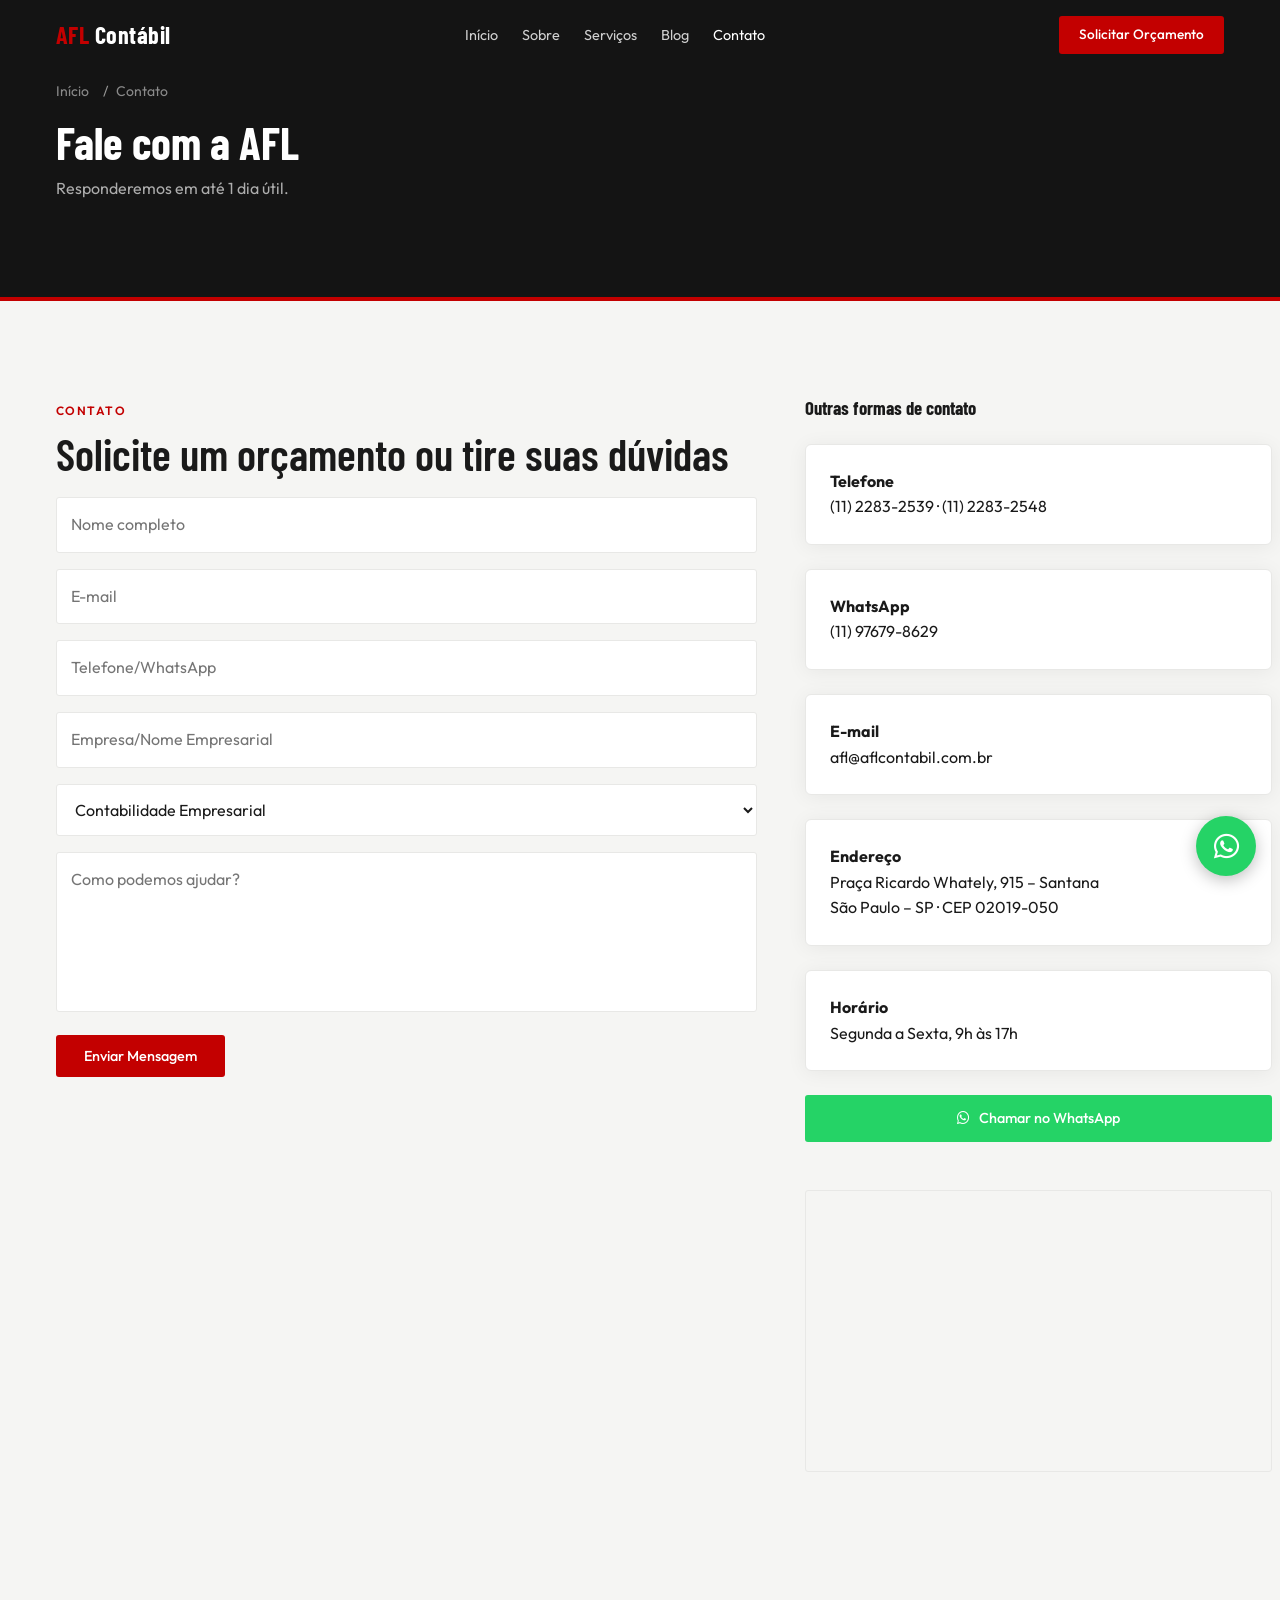
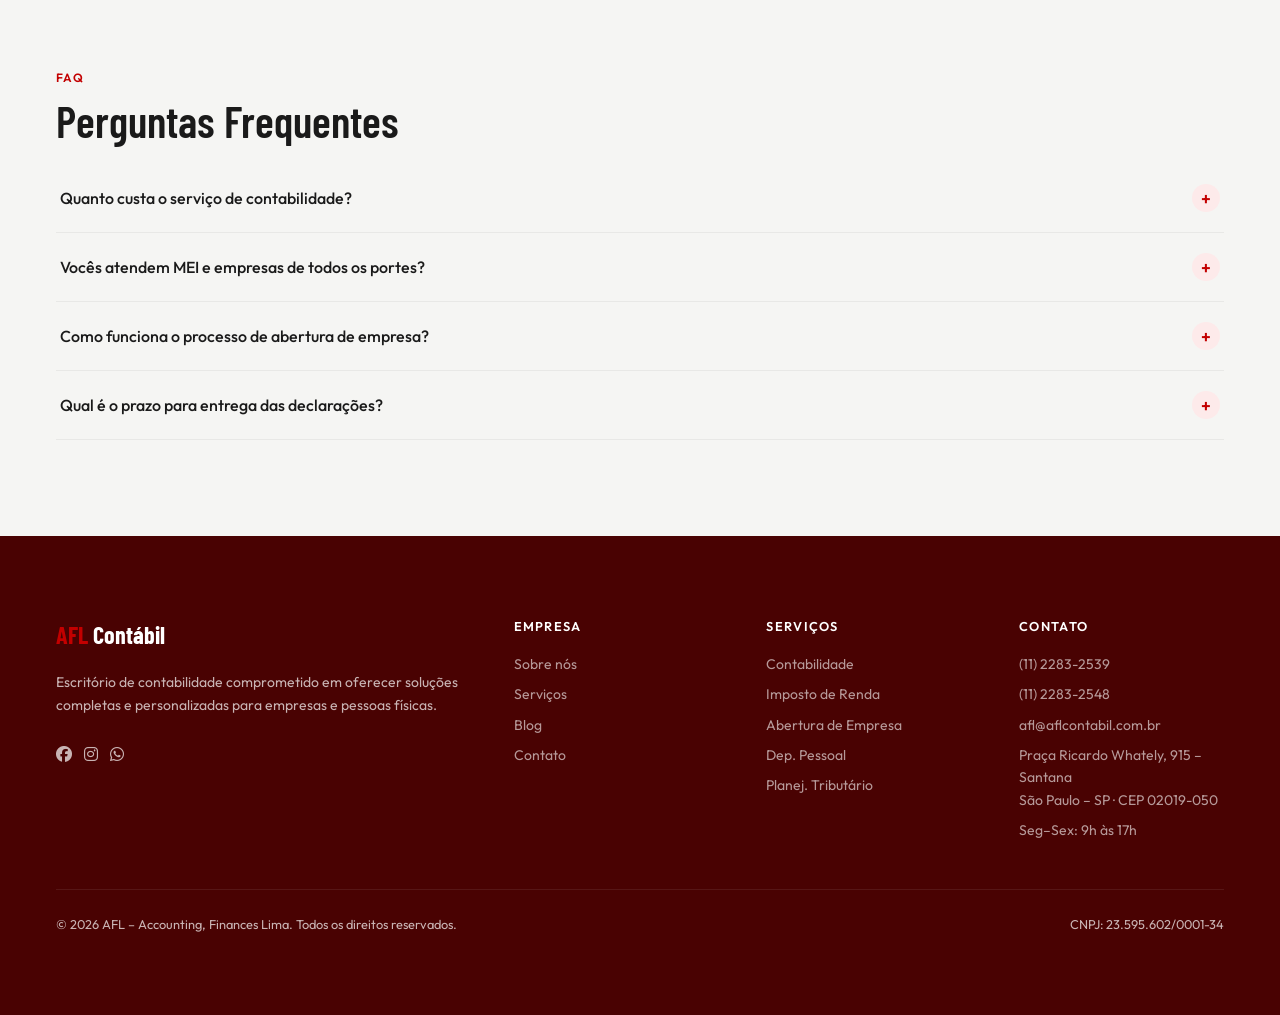
<file: contato.html>
<!DOCTYPE html>
<html lang="pt-BR">

<head>
  <meta charset="UTF-8">
  <meta name="viewport" content="width=device-width, initial-scale=1.0">

  <!-- SEO: Título e descrição que aparecem no Google -->
  <title>Contato & Orçamento – AFL Contábil</title>
  <meta name="description" content="Fale com a AFL Contábil para solicitar orçamento ou tirar dúvidas sobre contabilidade, imposto de renda e serviços financeiros.">

  <!-- Fontes do Google Fonts -->
  <link rel="preconnect" href="https://fonts.googleapis.com">
  <link rel="preconnect" href="https://fonts.gstatic.com" crossorigin>
  <link href="https://fonts.googleapis.com/css2?family=Barlow+Condensed:wght@400;500;600;700&family=Outfit:wght@300;400;500;600&display=swap" rel="stylesheet">
 <link rel="stylesheet"
    href="https://cdnjs.cloudflare.com/ajax/libs/font-awesome/6.5.2/css/all.min.css">
  <link rel="stylesheet" href="css/reset.css">
  <link rel="stylesheet" href="css/variables.css">
  <link rel="stylesheet" href="css/main.css">
</head>

<body>

  <!-- ===================================================
       NAVBAR – Barra de navegação (fixa no topo)
       =================================================== -->
  <header class="navbar" id="navbar">
    <div class="container">

      <!-- Logotipo -->
      <a href="index.html" class="navbar-logo">
        <span>AFL</span> Contábil
      </a>

      <!-- Links de navegação -->
      <nav class="navbar-links" id="navbar-links" aria-label="Navegação principal">
        <a href="index.html">Início</a>
        <a href="sobre.html">Sobre</a>
        <a href="servicos.html">Serviços</a>
        <a href="blog.html">Blog</a>
        <a href="contato.html" class="ativo">Contato</a>
        <!-- Botão CTA visível dentro do menu mobile -->
        <a href="contato.html" class="navbar-cta">Solicitar Orçamento</a>
      </nav>

      <!-- Botão CTA visível em desktop -->
      <a href="contato.html" class="navbar-cta" id="navbar-cta-desktop">
        Solicitar Orçamento
      </a>

      <!-- Botão hambúrguer (só aparece no mobile via CSS) -->
      <button class="navbar-toggle" id="navbar-toggle" aria-label="Abrir menu" aria-expanded="false">
        <span></span>
        <span></span>
        <span></span>
      </button>

    </div>
  </header>


  <!-- ===================================================
       HERO INTERNO – Fale com a AFL
       =================================================== -->
  <section class="hero-interno pagina-titulo">
    <div class="container">

      <ul class="breadcrumb">
        <li><a href="index.html">Início</a></li>
        <li>Contato</li>
      </ul>

      <h1>Fale com a AFL</h1>
      <p class="hero-descricao">
        Responderemos em até 1 dia útil.
      </p>

    </div>
  </section>


  <!-- ===================================================
       SEÇÃO DE CONTATO – Formulário e informações
       =================================================== -->
  <section class="secao-contato">
    <div class="container contato-grid">

      <div class="contato-form">
        <span class="secao-rotulo">Contato</span>
        <h2 class="secao-titulo">Solicite um orçamento ou tire suas dúvidas</h2>

        <form action="https://formspree.io/f/your-form-id" method="POST" id="form-contato">
          <div class="mensagem-sucesso">
            ✓ Mensagem enviada com sucesso! Retornaremos em breve.
          </div>
          <input type="text" name="nome" placeholder="Nome completo" required>
          <input type="email" name="email" placeholder="E-mail" required>
          <input type="tel" name="telefone" placeholder="Telefone/WhatsApp">
          <input type="text" name="empresa" placeholder="Empresa/Nome Empresarial">
          <select name="servico">
            <option value="Contabilidade Empresarial">Contabilidade Empresarial</option>
            <option value="Imposto de Renda PF">Imposto de Renda PF</option>
            <option value="Imposto de Renda PJ">Imposto de Renda PJ</option>
            <option value="Abertura de Empresa">Abertura de Empresa</option>
            <option value="Dep. Pessoal">Dep. Pessoal</option>
            <option value="Planejamento Tributário">Planejamento Tributário</option>
            <option value="Consultoria Financeira">Consultoria Financeira</option>
            <option value="Outro">Outro</option>
          </select>
          <textarea name="mensagem" rows="5" placeholder="Como podemos ajudar?" required></textarea>
          <button type="submit" class="btn-primario">Enviar Mensagem</button>
        </form>
      </div>

      <aside class="contato-info">
        <h3>Outras formas de contato</h3>

        <div class="card-base">
          <p><strong>Telefone</strong></p>
          <p>(11) 2283-2539 · (11) 2283-2548</p>
        </div>

        <div class="card-base">
          <p><strong>WhatsApp</strong></p>
          <p><a href="https://wa.me/5511976798629">(11) 97679-8629</a></p>
        </div>

        <div class="card-base">
          <p><strong>E-mail</strong></p>
          <p>afl@aflcontabil.com.br</p>
        </div>

        <div class="card-base">
          <p><strong>Endereço</strong></p>
          <p>Praça Ricardo Whately, 915 – Santana<br>São Paulo – SP · CEP 02019-050</p>
        </div>

        <div class="card-base">
          <p><strong>Horário</strong></p>
          <p>Segunda a Sexta, 9h às 17h</p>
        </div>

        <a href="https://wa.me/5511976798629" class="btn-primario btn-whatsapp" target="_blank"> 
          <i class="fa-brands fa-whatsapp"></i> Chamar no WhatsApp
        </a>

        <div class="mapa-container">
          <iframe
            src="https://www.google.com/maps/embed?pb=!1m18!1m12!1m3!1d3659.0986635818754!2d-46.6343825516914!3d-23.492955484716898!2m3!1f0!2f0!3f0!3m2!1i1024!2i768!4f13.1!3m3!1m2!1s0x94cef7cb205e37b1%3A0x4f900a722973c027!2sPra%C3%A7a+Ricardo+Whately%2C+915+-+Santana%2C+S%C3%A3o+Paulo+-+SP%2C+02019-050!5e0!3m2!1spt-BR!2sbr!4v1496327486357"
            width="100%"
            height="280"
            allowfullscreen=""
            loading="lazy"
            referrerpolicy="no-referrer-when-downgrade"
            title="Localização da AFL Contábil – Praça Ricardo Whately, 915, Santana, São Paulo">
          </iframe>
        </div>
      </aside>
    </div>
  </section>


  <!-- ===================================================
       FAQ – Perguntas frequentes
       =================================================== -->
  <section class="secao-faq">
    <div class="container">
      <span class="secao-rotulo">FAQ</span>
      <h2 class="secao-titulo">Perguntas Frequentes</h2>

      <div class="faq-perguntas">
        <div class="faq-item">
    <button class="faq-pergunta" type="button" aria-expanded="false">
      <span>Quanto custa o serviço de contabilidade?</span>
      <span class="faq-icone">+</span>
    </button>
    <div class="faq-resposta">
      <div class="faq-resposta-inner">
        <p>
          O custo depende do porte da empresa, volume de operações
          e serviços contratados. Podemos apresentar uma proposta
          personalizada após análise do seu caso.
        </p>
      </div>
    </div>
  </div>
        <div class="faq-item">
    <button class="faq-pergunta" type="button" aria-expanded="false">
      <span>Vocês atendem MEI e empresas de todos os portes?</span>
      <span class="faq-icone">+</span>
    </button>
    <div class="faq-resposta">
      <div class="faq-resposta-inner">
        <p>
          Sim, atendemos MEI, micro, pequenas, médias e grandes empresas, oferecendo serviços ajustados à complexidade e ao porte de cada cliente.
        </p>
      </div>
    </div>
  </div>
          
         <div class="faq-item">
    <button class="faq-pergunta" type="button" aria-expanded="false">
      <span>Como funciona o processo de abertura de empresa?</span>
      <span class="faq-icone">+</span>
    </button>
    <div class="faq-resposta">
      <div class="faq-resposta-inner">
        <p>
          Iniciamos com a definição do tipo societário e regime tributário, depois cuidamos do registro na Junta Comercial e das demais formalidades legais.
        </p>
      </div>
    </div>
  </div>

          <!-- <summary>Qual é o prazo para entrega das declarações?</summary>
          <p>Os prazos variam de acordo com cada obrigação, mas manter a documentação organizada permite cumprirmos as entregas dentro dos prazos legais.</p> -->
          <div class="faq-item">
    <button class="faq-pergunta" type="button" aria-expanded="false">
      <span>Qual é o prazo para entrega das declarações?</span>
      <span class="faq-icone">+</span>
    </button>
    <div class="faq-resposta">
      <div class="faq-resposta-inner">
        <p>
         Os prazos variam de acordo com cada obrigação, mas manter a documentação organizada permite cumprirmos as entregas dentro dos prazos legais.
        </p>
      </div>
    </div>
  </div>
      </div>
    </div>
  </section>


  <!-- ===================================================
       FOOTER – Rodapé com links e informações
       =================================================== -->
  <footer class="footer">
    <div class="container">

      <div class="footer-grid">

        <!-- Coluna 1: Sobre a empresa -->
        <div>
          <a href="index.html" class="footer-logo"><span>AFL</span> Contábil</a>
          <p class="footer-descricao">
            Escritório de contabilidade comprometido em oferecer 
            soluções completas e personalizadas para empresas e 
            pessoas físicas.
          </p>
          <!-- Ícones de redes sociais (adicione os links reais) -->
<!-- Redes sociais reais da AFL -->
        <div class="footer-redes">
          <a href="https://www.facebook.com/aflcontabil?locale=pt_BR" target="_blank" rel="noopener" aria-label="Facebook da AFL">
            <i class="fa-brands fa-facebook"></i>
          </a>
          <a href="https://www.instagram.com/aflcontabil/" target="_blank" rel="noopener" aria-label="Instagram da AFL">
            <i class="fa-brands fa-instagram"></i>
          </a>
          <a href="https://wa.me/5511976798629" target="_blank" rel="noopener" aria-label="WhatsApp da AFL">
            <i class="fa-brands fa-whatsapp"></i>
          </a>
        </div>
        </div>

        <!-- Coluna 2: Links rápidos -->
        <div class="footer-coluna">
          <h4>Empresa</h4>
          <nav class="footer-links">
            <a href="sobre.html">Sobre nós</a>
            <a href="servicos.html">Serviços</a>
            <a href="blog.html">Blog</a>
            <a href="contato.html">Contato</a>
          </nav>
        </div>

        <!-- Coluna 3: Serviços -->
        <div class="footer-coluna">
          <h4>Serviços</h4>
          <nav class="footer-links">
            <a href="servicos.html#contabilidade">Contabilidade</a>
            <a href="servicos.html#imposto-renda">Imposto de Renda</a>
            <a href="servicos.html#abertura">Abertura de Empresa</a>
            <a href="servicos.html#dp">Dep. Pessoal</a>
            <a href="servicos.html#planejamento">Planej. Tributário</a>
          </nav>
        </div>

        <!-- Coluna 4: Contato -->
        <div class="footer-coluna">
          <h4>Contato</h4>
          <nav class="footer-links">
            <a href="tel:+551122832539"> (11) 2283-2539</a>
            <a href="tel:+551122832548"> (11) 2283-2548</a>
            <a href="mailto:afl@aflcontabil.com.br"> afl@aflcontabil.com.br</a>
            <a href="#" class="footer-info-link"> Praça Ricardo Whately, 915 – Santana<br>São Paulo – SP · CEP 02019-050</a>
            <a href="#" class="footer-info-link"> Seg–Sex: 9h às 17h</a>
          </nav>
        </div>

      </div><!-- /footer-grid -->

      <!-- Copyright -->
      <div class="footer-bottom">
        <span>© 2026 AFL – Accounting, Finances Lima. Todos os direitos reservados.</span>
        <span>CNPJ: 23.595.602/0001-34</span>
      </div>

    </div>
  </footer>

<!-- Botão flutuante do WhatsApp -->
<a href="https://wa.me/5511976798629?text=Ol%C3%A1%21%20Vim%20atrav%C3%A9s%20do%20site%20da%20AFL%20e%20gostaria%20de%20mais%20informa%C3%A7%C3%B5es%20sobre%20os%20servi%C3%A7os%20cont%C3%A1beis."
   target="_blank"
   rel="noopener"
   class="whatsapp-flutuante"
   aria-label="Falar no WhatsApp">
  <i class="fa-brands fa-whatsapp"></i>
</a>
  <!-- ===================================================
       JAVASCRIPT – Funcionalidades interativas
       =================================================== -->
  <script src="js/main.js"></script>

</body>
</html>
</file>
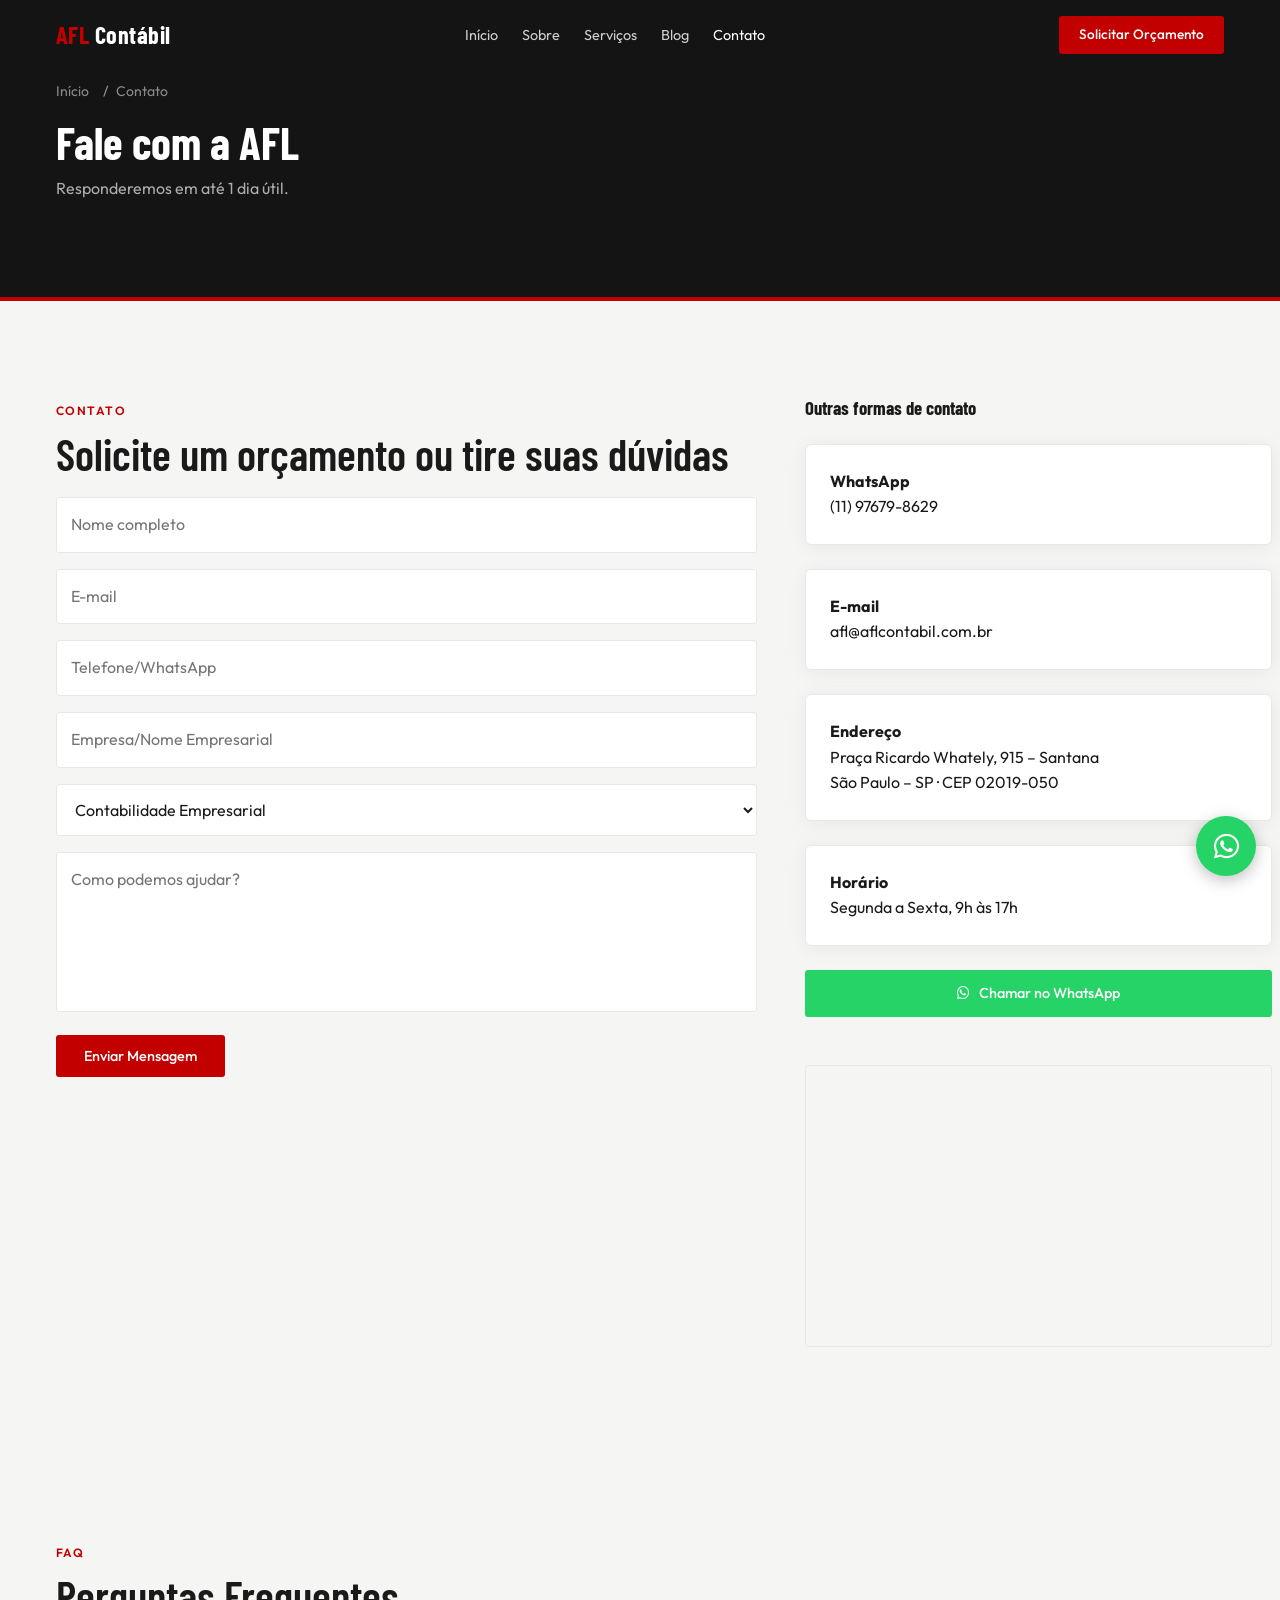
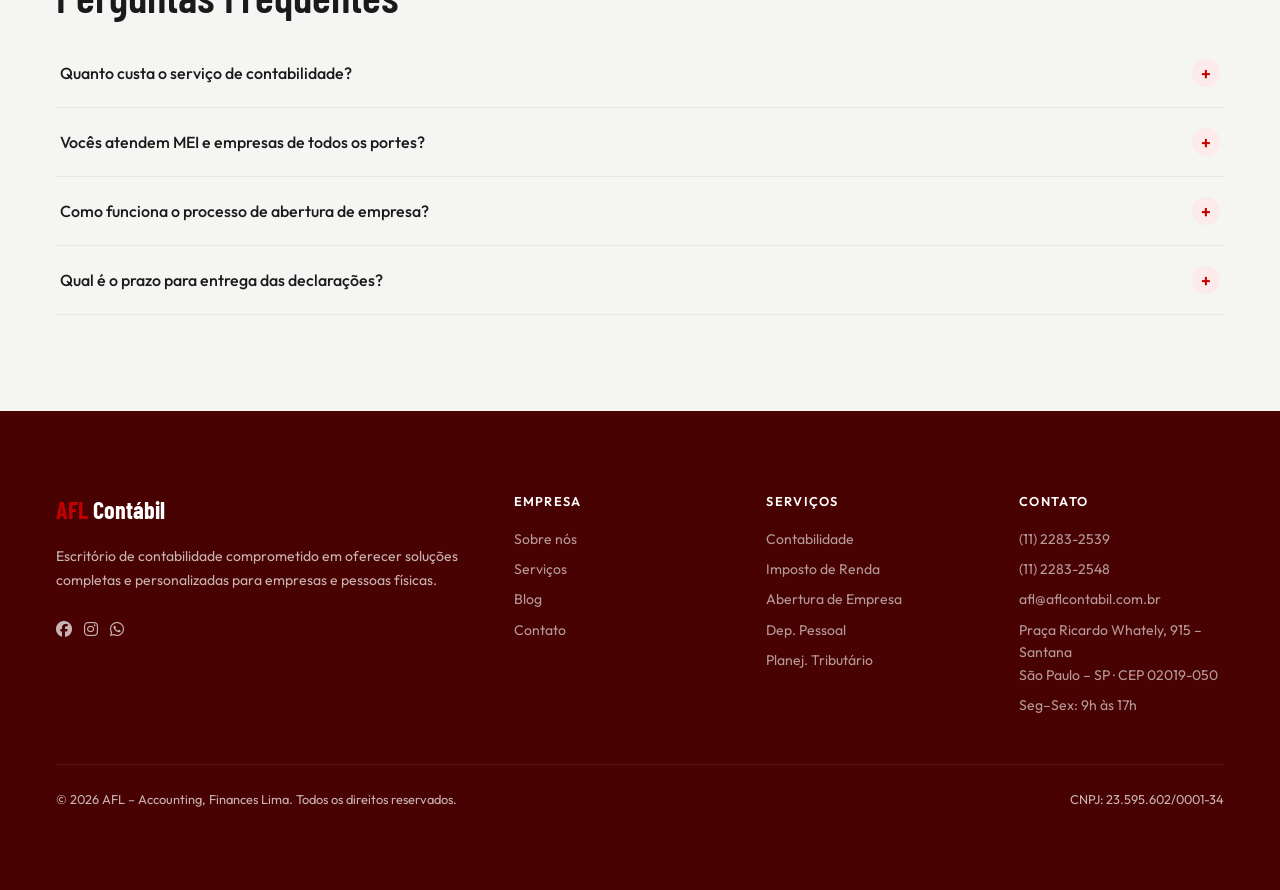
<file: PROJETOAFL/contato.html>
<!DOCTYPE html>
<html lang="pt-BR">

<head>
  <meta charset="UTF-8">
  <meta name="viewport" content="width=device-width, initial-scale=1.0">

  <!-- SEO: Título e descrição que aparecem no Google -->
  <title>Contato & Orçamento – AFL Contábil</title>
  <meta name="description" content="Fale com a AFL Contábil para solicitar orçamento ou tirar dúvidas sobre contabilidade, imposto de renda e serviços financeiros.">

  <!-- Fontes do Google Fonts -->
  <link rel="preconnect" href="https://fonts.googleapis.com">
  <link rel="preconnect" href="https://fonts.gstatic.com" crossorigin>
  <link href="https://fonts.googleapis.com/css2?family=Barlow+Condensed:wght@400;500;600;700&family=Outfit:wght@300;400;500;600&display=swap" rel="stylesheet">
 <link rel="stylesheet"
    href="https://cdnjs.cloudflare.com/ajax/libs/font-awesome/6.5.2/css/all.min.css">
  <link rel="stylesheet" href="css/reset.css">
  <link rel="stylesheet" href="css/variables.css">
  <link rel="stylesheet" href="css/main.css">
</head>

<body>

  <!-- ===================================================
       NAVBAR – Barra de navegação (fixa no topo)
       =================================================== -->
  <header class="navbar" id="navbar">
    <div class="container">

      <!-- Logotipo -->
      <a href="index.html" class="navbar-logo">
        <span>AFL</span> Contábil
      </a>

      <!-- Links de navegação -->
      <nav class="navbar-links" id="navbar-links" aria-label="Navegação principal">
        <a href="index.html">Início</a>
        <a href="sobre.html">Sobre</a>
        <a href="servicos.html">Serviços</a>
        <a href="blog.html">Blog</a>
        <a href="contato.html" class="ativo">Contato</a>
        <!-- Botão CTA visível dentro do menu mobile -->
        <a href="contato.html" class="navbar-cta">Solicitar Orçamento</a>
      </nav>

      <!-- Botão CTA visível em desktop -->
      <a href="contato.html" class="navbar-cta" id="navbar-cta-desktop">
        Solicitar Orçamento
      </a>

      <!-- Botão hambúrguer (só aparece no mobile via CSS) -->
      <button class="navbar-toggle" id="navbar-toggle" aria-label="Abrir menu" aria-expanded="false">
        <span></span>
        <span></span>
        <span></span>
      </button>

    </div>
  </header>


  <!-- ===================================================
       HERO INTERNO – Fale com a AFL
       =================================================== -->
  <section class="hero-interno pagina-titulo">
    <div class="container">

      <ul class="breadcrumb">
        <li><a href="index.html">Início</a></li>
        <li>Contato</li>
      </ul>

      <h1>Fale com a AFL</h1>
      <p class="hero-descricao">
        Responderemos em até 1 dia útil.
      </p>

    </div>
  </section>


  <!-- ===================================================
       SEÇÃO DE CONTATO – Formulário e informações
       =================================================== -->
  <section class="secao-contato">
    <div class="container contato-grid">

      <div class="contato-form">
        <span class="secao-rotulo">Contato</span>
        <h2 class="secao-titulo">Solicite um orçamento ou tire suas dúvidas</h2>

        <form id="form-contato">
          <div class="mensagem-sucesso" role="status" aria-live="polite"></div>
          <input type="text" name="nome" placeholder="Nome completo" required>
          <input type="email" name="email" placeholder="E-mail" required>
          <input type="tel" name="telefone" placeholder="Telefone/WhatsApp">
          <input type="text" name="empresa" placeholder="Empresa/Nome Empresarial">
          <select name="servico">
            <option value="Contabilidade Empresarial">Contabilidade Empresarial</option>
            <option value="Imposto de Renda PF">Imposto de Renda PF</option>
            <option value="Imposto de Renda PJ">Imposto de Renda PJ</option>
            <option value="Abertura de Empresa">Abertura de Empresa</option>
            <option value="Dep. Pessoal">Dep. Pessoal</option>
            <option value="Planejamento Tributário">Planejamento Tributário</option>
            <option value="Consultoria Financeira">Consultoria Financeira</option>
            <option value="Outro">Outro</option>
          </select>
          <textarea name="mensagem" rows="5" placeholder="Como podemos ajudar?" required></textarea>
          <button type="submit" class="btn-primario">Enviar Mensagem</button>
        </form>
      </div>

      <aside class="contato-info">
        <h3>Outras formas de contato</h3>

        <div class="card-base">
          <p><strong>WhatsApp</strong></p>
          <p><a href="https://wa.me/5511976798629">(11) 97679-8629</a></p>
        </div>

        <div class="card-base">
          <p><strong>E-mail</strong></p>
          <p>afl@aflcontabil.com.br</p>
        </div>

        <div class="card-base">
          <p><strong>Endereço</strong></p>
          <p>Praça Ricardo Whately, 915 – Santana<br>São Paulo – SP · CEP 02019-050</p>
        </div>

        <div class="card-base">
          <p><strong>Horário</strong></p>
          <p>Segunda a Sexta, 9h às 17h</p>
        </div>

        <a href="https://wa.me/5511976798629" class="btn-primario btn-whatsapp" target="_blank"> 
          <i class="fa-brands fa-whatsapp"></i> Chamar no WhatsApp
        </a>

        <div class="mapa-container">
          <iframe
            src="https://www.google.com/maps/embed?pb=!1m18!1m12!1m3!1d3659.0986635818754!2d-46.6343825516914!3d-23.492955484716898!2m3!1f0!2f0!3f0!3m2!1i1024!2i768!4f13.1!3m3!1m2!1s0x94cef7cb205e37b1%3A0x4f900a722973c027!2sPra%C3%A7a+Ricardo+Whately%2C+915+-+Santana%2C+S%C3%A3o+Paulo+-+SP%2C+02019-050!5e0!3m2!1spt-BR!2sbr!4v1496327486357"
            width="100%"
            height="280"
            allowfullscreen=""
            loading="lazy"
            referrerpolicy="no-referrer-when-downgrade"
            title="Localização da AFL Contábil – Praça Ricardo Whately, 915, Santana, São Paulo">
          </iframe>
        </div>
      </aside>
    </div>
  </section>


  <!-- ===================================================
       FAQ – Perguntas frequentes
       =================================================== -->
  <section class="secao-faq">
    <div class="container">
      <span class="secao-rotulo">FAQ</span>
      <h2 class="secao-titulo">Perguntas Frequentes</h2>

      <div class="faq-perguntas">
        <div class="faq-item">
    <button class="faq-pergunta" type="button" aria-expanded="false">
      <span>Quanto custa o serviço de contabilidade?</span>
      <span class="faq-icone">+</span>
    </button>
    <div class="faq-resposta">
      <div class="faq-resposta-inner">
        <p>
          O custo depende do porte da empresa, volume de operações
          e serviços contratados. Podemos apresentar uma proposta
          personalizada após análise do seu caso.
        </p>
      </div>
    </div>
  </div>
        <div class="faq-item">
    <button class="faq-pergunta" type="button" aria-expanded="false">
      <span>Vocês atendem MEI e empresas de todos os portes?</span>
      <span class="faq-icone">+</span>
    </button>
    <div class="faq-resposta">
      <div class="faq-resposta-inner">
        <p>
          Sim, atendemos MEI, micro, pequenas, médias e grandes empresas, oferecendo serviços ajustados à complexidade e ao porte de cada cliente.
        </p>
      </div>
    </div>
  </div>
          
         <div class="faq-item">
    <button class="faq-pergunta" type="button" aria-expanded="false">
      <span>Como funciona o processo de abertura de empresa?</span>
      <span class="faq-icone">+</span>
    </button>
    <div class="faq-resposta">
      <div class="faq-resposta-inner">
        <p>
          Iniciamos com a definição do tipo societário e regime tributário, depois cuidamos do registro na Junta Comercial e das demais formalidades legais.
        </p>
      </div>
    </div>
  </div>

          <!-- <summary>Qual é o prazo para entrega das declarações?</summary>
          <p>Os prazos variam de acordo com cada obrigação, mas manter a documentação organizada permite cumprirmos as entregas dentro dos prazos legais.</p> -->
          <div class="faq-item">
    <button class="faq-pergunta" type="button" aria-expanded="false">
      <span>Qual é o prazo para entrega das declarações?</span>
      <span class="faq-icone">+</span>
    </button>
    <div class="faq-resposta">
      <div class="faq-resposta-inner">
        <p>
         Os prazos variam de acordo com cada obrigação, mas manter a documentação organizada permite cumprirmos as entregas dentro dos prazos legais.
        </p>
      </div>
    </div>
  </div>
      </div>
    </div>
  </section>


  <!-- ===================================================
       FOOTER – Rodapé com links e informações
       =================================================== -->
  <footer class="footer">
    <div class="container">

      <div class="footer-grid">

        <!-- Coluna 1: Sobre a empresa -->
        <div>
          <a href="index.html" class="footer-logo"><span>AFL</span> Contábil</a>
          <p class="footer-descricao">
            Escritório de contabilidade comprometido em oferecer 
            soluções completas e personalizadas para empresas e 
            pessoas físicas.
          </p>
          <!-- Ícones de redes sociais (adicione os links reais) -->
<!-- Redes sociais reais da AFL -->
        <div class="footer-redes">
          <a href="https://www.facebook.com/aflcontabil?locale=pt_BR" target="_blank" rel="noopener" aria-label="Facebook da AFL">
            <i class="fa-brands fa-facebook"></i>
          </a>
          <a href="https://www.instagram.com/aflcontabil/" target="_blank" rel="noopener" aria-label="Instagram da AFL">
            <i class="fa-brands fa-instagram"></i>
          </a>
          <a href="https://wa.me/5511976798629" target="_blank" rel="noopener" aria-label="WhatsApp da AFL">
            <i class="fa-brands fa-whatsapp"></i>
          </a>
        </div>
        </div>

        <!-- Coluna 2: Links rápidos -->
        <div class="footer-coluna">
          <h4>Empresa</h4>
          <nav class="footer-links">
            <a href="sobre.html">Sobre nós</a>
            <a href="servicos.html">Serviços</a>
            <a href="blog.html">Blog</a>
            <a href="contato.html">Contato</a>
          </nav>
        </div>

        <!-- Coluna 3: Serviços -->
        <div class="footer-coluna">
          <h4>Serviços</h4>
          <nav class="footer-links">
            <a href="servicos.html#contabilidade">Contabilidade</a>
            <a href="servicos.html#imposto-renda">Imposto de Renda</a>
            <a href="servicos.html#abertura">Abertura de Empresa</a>
            <a href="servicos.html#dp">Dep. Pessoal</a>
            <a href="servicos.html#planejamento">Planej. Tributário</a>
          </nav>
        </div>

        <!-- Coluna 4: Contato -->
        <div class="footer-coluna">
          <h4>Contato</h4>
          <nav class="footer-links">
            <a href="tel:+551122832539"> (11) 2283-2539</a>
            <a href="tel:+551122832548"> (11) 2283-2548</a>
            <a href="mailto:afl@aflcontabil.com.br"> afl@aflcontabil.com.br</a>
            <a href="#" class="footer-info-link"> Praça Ricardo Whately, 915 – Santana<br>São Paulo – SP · CEP 02019-050</a>
            <a href="#" class="footer-info-link"> Seg–Sex: 9h às 17h</a>
          </nav>
        </div>

      </div><!-- /footer-grid -->

      <!-- Copyright -->
      <div class="footer-bottom">
        <span>© 2026 AFL – Accounting, Finances Lima. Todos os direitos reservados.</span>
        <span>CNPJ: 23.595.602/0001-34</span>
      </div>

    </div>
  </footer>

<!-- Botão flutuante do WhatsApp -->
<a href="https://wa.me/5511976798629?text=Ol%C3%A1%21%20Vim%20atrav%C3%A9s%20do%20site%20da%20AFL%20e%20gostaria%20de%20mais%20informa%C3%A7%C3%B5es%20sobre%20os%20servi%C3%A7os%20cont%C3%A1beis."
   target="_blank"
   rel="noopener"
   class="whatsapp-flutuante"
   aria-label="Falar no WhatsApp">
  <i class="fa-brands fa-whatsapp"></i>
</a>
  <!-- ===================================================
       JAVASCRIPT – Funcionalidades interativas
       =================================================== -->
  <script src="js/main.js"></script>

</body>
</html>
</file>
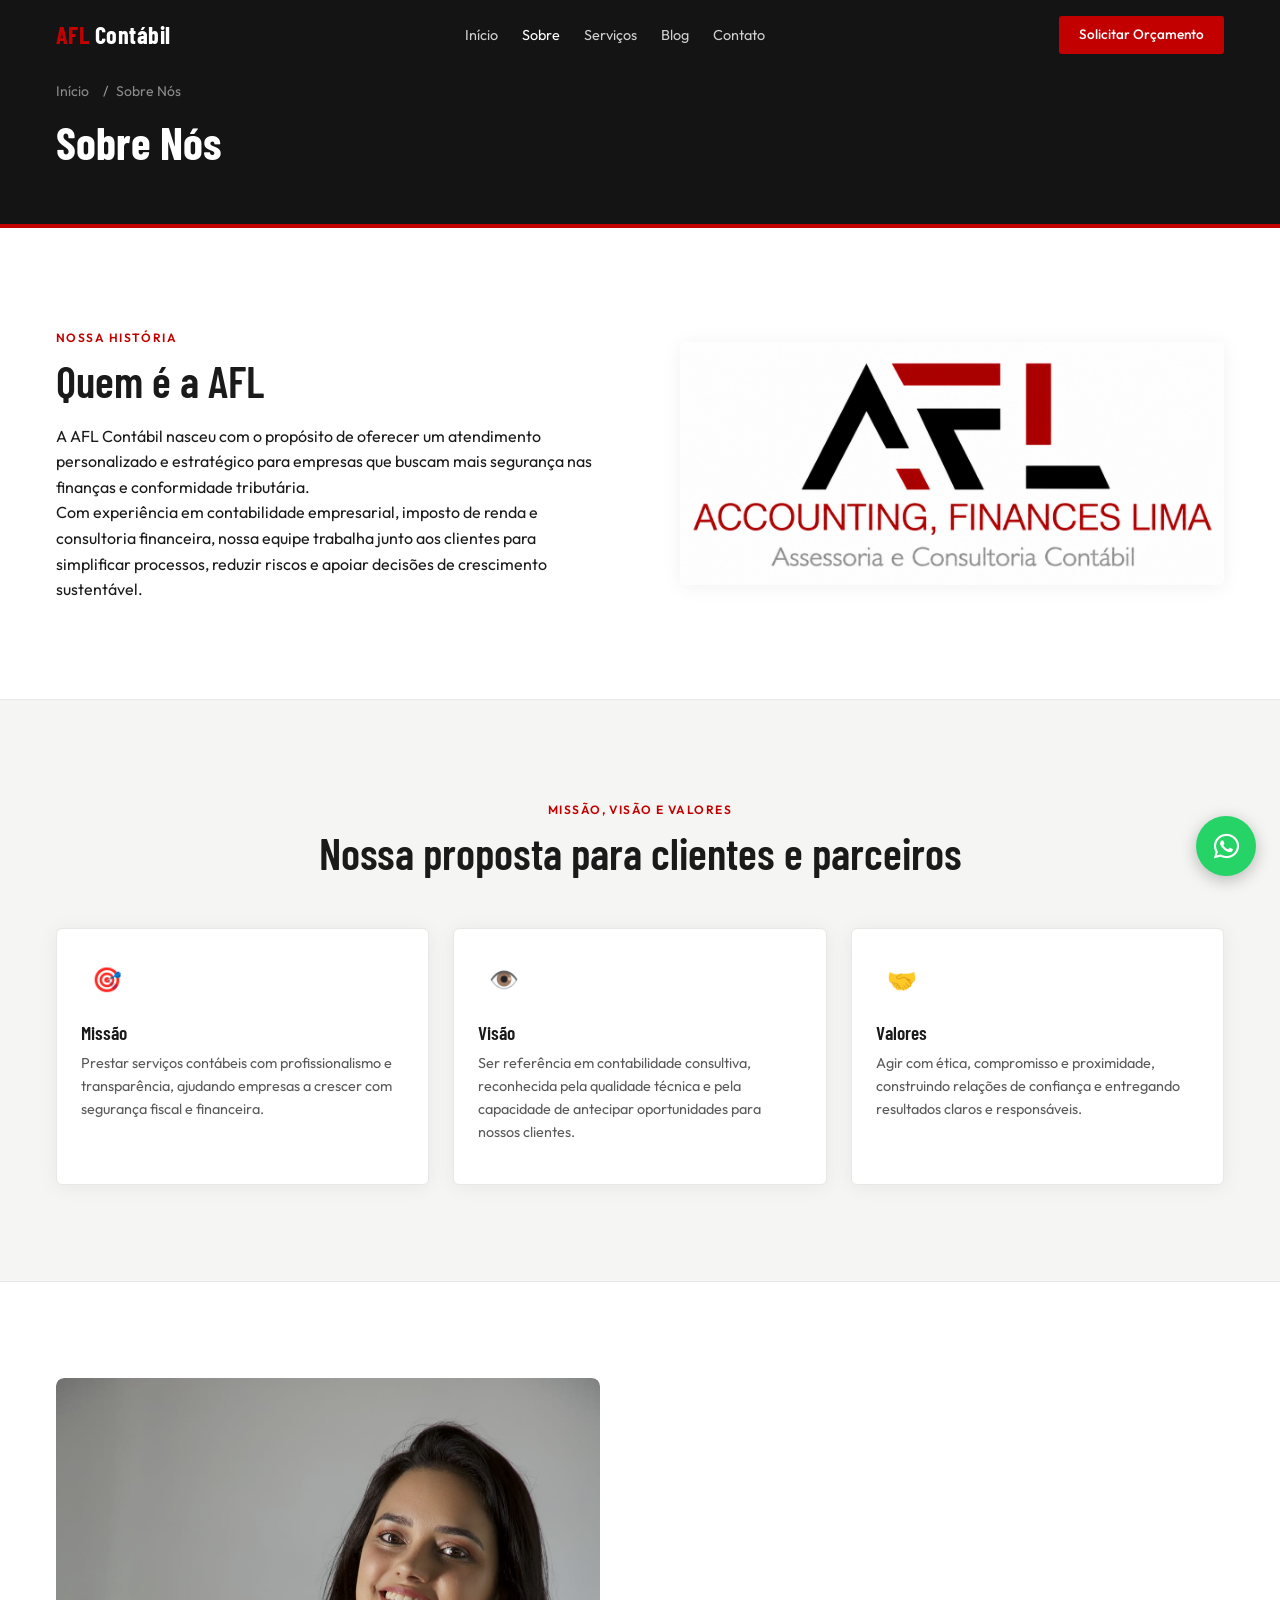
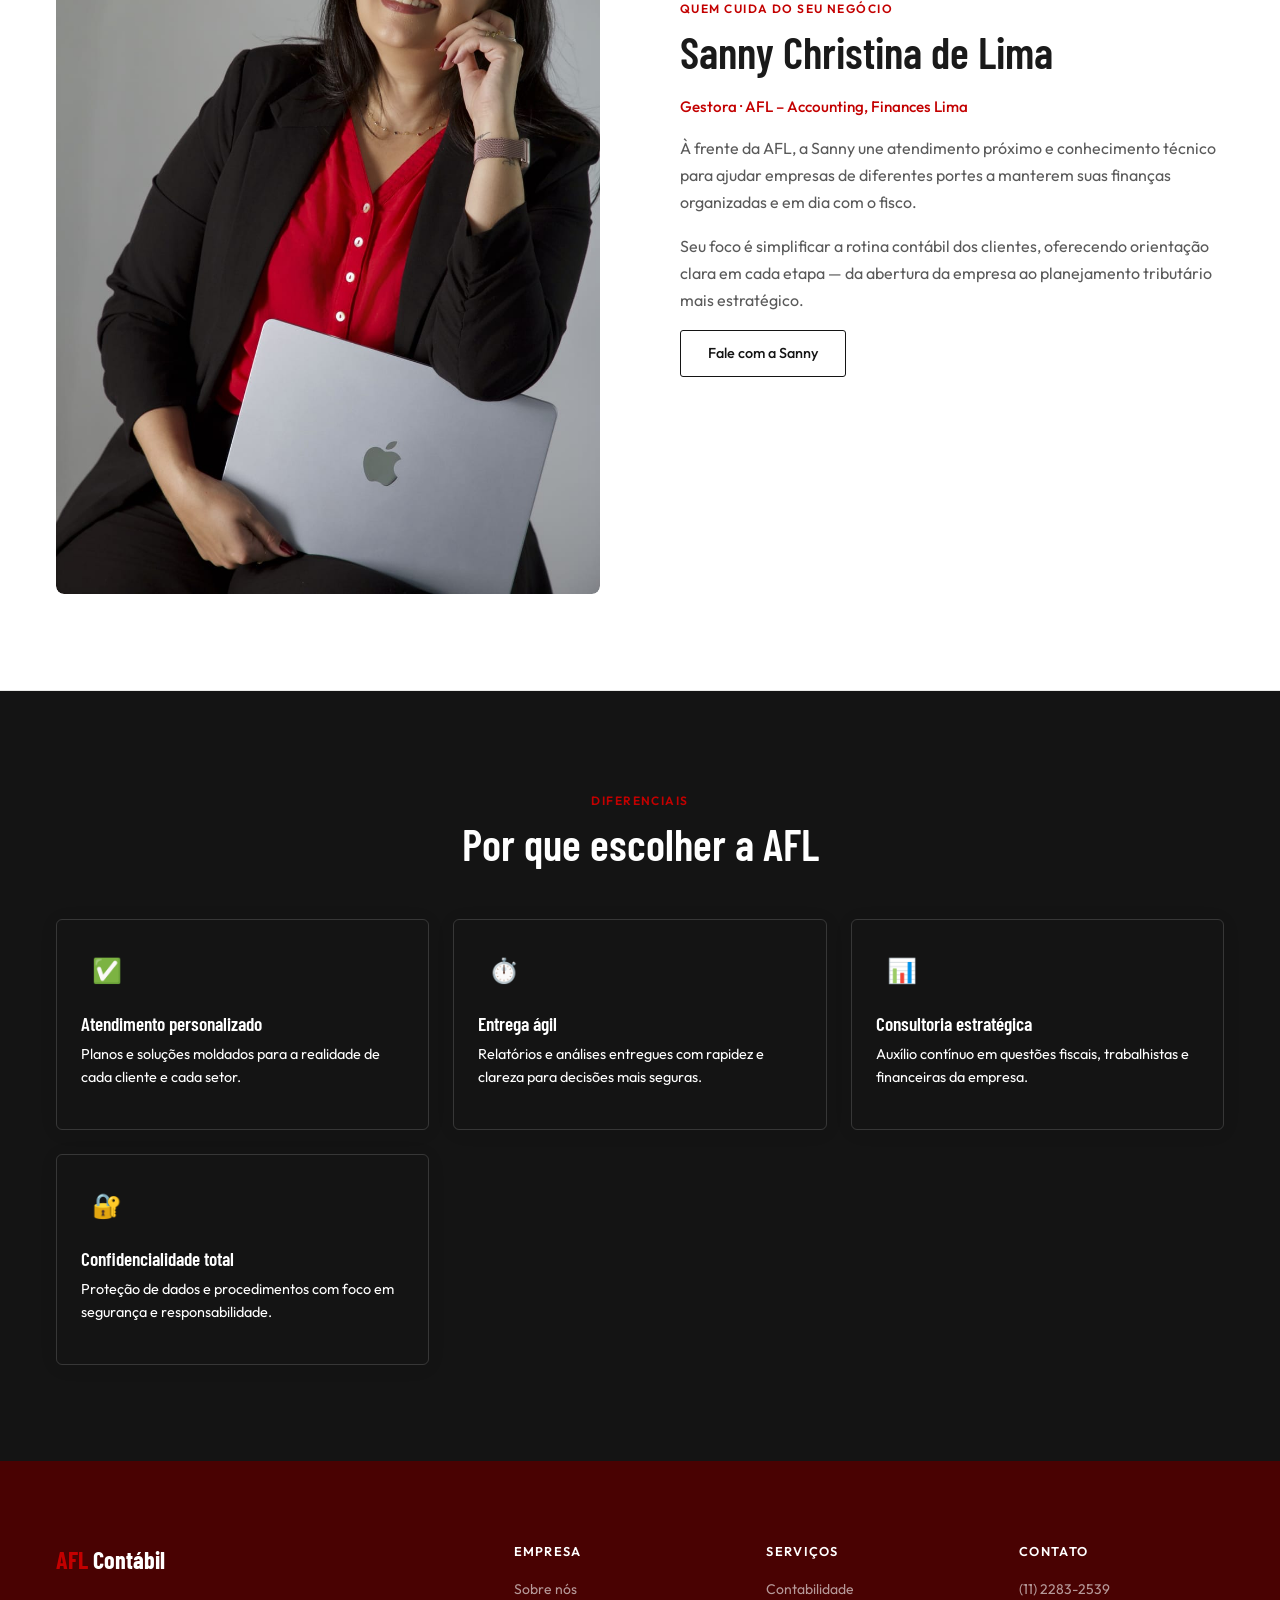
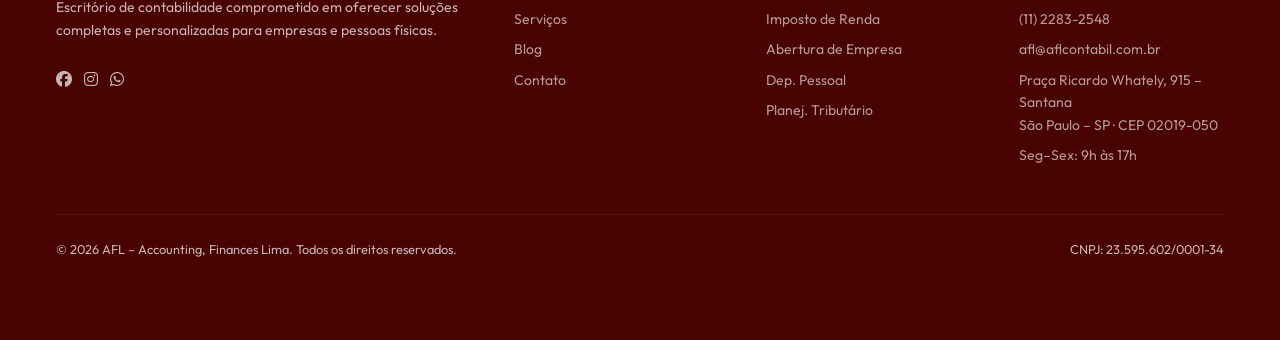
<file: PROJETOAFL/sobre.html>
<!DOCTYPE html>
<html lang="pt-BR">

<head>
  <meta charset="UTF-8">
  <meta name="viewport" content="width=device-width, initial-scale=1.0">

  <!-- SEO: Título e descrição que aparecem no Google -->
  <title>Sobre Nós – AFL Contábil</title>
  <meta name="description" content="Saiba mais sobre a AFL Contábil, nossa missão, visão, valores e a equipe especializada que ajuda sua empresa a crescer com segurança fiscal e financeira.">

  <!-- Fontes do Google Fonts -->
  <link rel="preconnect" href="https://fonts.googleapis.com">
  <link rel="preconnect" href="https://fonts.gstatic.com" crossorigin>
  <link href="https://fonts.googleapis.com/css2?family=Barlow+Condensed:wght@400;500;600;700&family=Outfit:wght@300;400;500;600&display=swap" rel="stylesheet">
  <link rel="stylesheet"
    href="https://cdnjs.cloudflare.com/ajax/libs/font-awesome/6.5.2/css/all.min.css">
  <link rel="stylesheet" href="css/reset.css">
  <link rel="stylesheet" href="css/variables.css">
  <link rel="stylesheet" href="css/main.css">
</head>

<body>

  <!-- ===================================================
       NAVBAR – Barra de navegação (fixa no topo)
       =================================================== -->
  <header class="navbar" id="navbar">
    <div class="container">

      <!-- Logotipo -->
      <a href="index.html" class="navbar-logo">
        <span>AFL</span> Contábil
      </a>

      <!-- Links de navegação -->
      <nav class="navbar-links" id="navbar-links" aria-label="Navegação principal">
        <a href="index.html">Início</a>
        <a href="sobre.html" class="ativo">Sobre</a>
        <a href="servicos.html">Serviços</a>
        <a href="blog.html">Blog</a>
        <a href="contato.html">Contato</a>
        <!-- Botão CTA visível dentro do menu mobile -->
        <a href="contato.html" class="navbar-cta">Solicitar Orçamento</a>
      </nav>

      <!-- Botão CTA visível em desktop -->
      <a href="contato.html" class="navbar-cta" id="navbar-cta-desktop">
        Solicitar Orçamento
      </a>

      <!-- Botão hambúrguer (só aparece no mobile via CSS) -->
      <button class="navbar-toggle" id="navbar-toggle" aria-label="Abrir menu" aria-expanded="false">
        <span></span>
        <span></span>
        <span></span>
      </button>

    </div>
  </header>


  <!-- ===================================================
       HERO INTERNO – Página Sobre Nós
       =================================================== -->
  <section class="hero-interno pagina-titulo">
    <div class="container">

      <ul class="breadcrumb">
        <li><a href="index.html">Início</a></li>
        <li>Sobre Nós</li>
      </ul>

      <h1>Sobre Nós</h1>

    </div>
  </section>


  <!-- ===================================================
       NOSSA HISTÓRIA – Dois blocos em colunas
       =================================================== -->
  <section class="secao-historia">
    <div class="container">
      <div class="sobre-grid">

        <div>
          <span class="secao-rotulo">Nossa história</span>
          <h2 class="secao-titulo">Quem é a AFL</h2>
          <p>
            A AFL Contábil nasceu com o propósito de oferecer um atendimento personalizado e estratégico para empresas que buscam mais segurança nas finanças e conformidade tributária.
          </p>
          <p>
            Com experiência em contabilidade empresarial, imposto de renda e consultoria financeira, nossa equipe trabalha junto aos clientes para simplificar processos, reduzir riscos e apoiar decisões de crescimento sustentável.
          </p>
        </div>

        <div class="sobre-imagem">
          <img src="images/LogoENome.png" alt="AFL Contábil" loading="lazy">
        </div>

      </div>
    </div>
  </section>

  <div class="separador-secao"></div>


  <!-- ===================================================
       MISSÃO, VISÃO E VALORES – Três cards horizontais
       =================================================== -->
  <section class="secao-mvv">
    <div class="container">
      <div class="secao-header">
        <span class="secao-rotulo">Missão, Visão e Valores</span>
        <h2 class="secao-titulo">Nossa proposta para clientes e parceiros</h2>
      </div>

      <div class="servicos-grid">

        <article class="servico-card card-base">
          <div class="servico-icone">🎯</div>
          <h3>Missão</h3>
          <p>
            Prestar serviços contábeis com profissionalismo e transparência, ajudando empresas a crescer com segurança fiscal e financeira.
          </p>
        </article>

        <article class="servico-card card-base">
          <div class="servico-icone">👁️</div>
          <h3>Visão</h3>
          <p>
            Ser referência em contabilidade consultiva, reconhecida pela qualidade técnica e pela capacidade de antecipar oportunidades para nossos clientes.
          </p>
        </article>

        <article class="servico-card card-base">
          <div class="servico-icone">🤝</div>
          <h3>Valores</h3>
          <p>
            Agir com ética, compromisso e proximidade, construindo relações de confiança e entregando resultados claros e responsáveis.
          </p>
        </article>

      </div>
    </div>
  </section>

  <div class="separador-secao"></div>


  <!-- ===================================================
       EQUIPE – Cards de membros
       =================================================== -->
 <section class="secao-equipe" id="equipe">
    <div class="container">

      <div class="equipe-destaque">

        <div class="equipe-foto">
          <!-- DICA: substituir pela foto real da Sanny -->
          <div class="equipe-foto-placeholder">
             <img src="images/FotoSanny1.jpg" alt="Sanny Christina de Lima" loading="lazy">
          </div>
        </div>

        <div class="equipe-texto">
          <span class="secao-rotulo">Quem cuida do seu negócio</span>
          <h2 class="secao-titulo" style="text-align:left">Sanny Christina de Lima</h2>
          <span class="equipe-cargo">Gestora · AFL – Accounting, Finances Lima</span>

          <p>
            À frente da AFL, a Sanny une atendimento próximo e
            conhecimento técnico para ajudar empresas de diferentes
            portes a manterem suas finanças organizadas e em dia
            com o fisco.
          </p>

          <p>
            Seu foco é simplificar a rotina contábil dos clientes,
            oferecendo orientação clara em cada etapa — da abertura
            da empresa ao planejamento tributário mais estratégico.
          </p>

          <a href="contato.html" class="btn-secundario">Fale com a Sanny</a>
        </div>

      </div>

    </div>
  </section>


  <div class="separador-secao"></div>


  <!-- ===================================================
       DIFERENCIAIS – Layout em quatro itens
       =================================================== -->
  <section class="secao-diferenciais">
    <div class="container">
      <div class="secao-header">
        <span class="secao-rotulo">Diferenciais</span>
        <h2 class="secao-titulo">Por que escolher a AFL</h2>
      </div>

      <div class="servicos-grid">

        <article class="servico-card card-base">
          <div class="servico-icone">✅</div>
          <h3>Atendimento personalizado</h3>
          <p>Planos e soluções moldados para a realidade de cada cliente e cada setor.</p>
        </article>

        <article class="servico-card card-base">
          <div class="servico-icone">⏱️</div>
          <h3>Entrega ágil</h3>
          <p>Relatórios e análises entregues com rapidez e clareza para decisões mais seguras.</p>
        </article>

        <article class="servico-card card-base">
          <div class="servico-icone">📊</div>
          <h3>Consultoria estratégica</h3>
          <p>Auxílio contínuo em questões fiscais, trabalhistas e financeiras da empresa.</p>
        </article>

        <article class="servico-card card-base">
          <div class="servico-icone">🔐</div>
          <h3>Confidencialidade total</h3>
          <p>Proteção de dados e procedimentos com foco em segurança e responsabilidade.</p>
        </article>

      </div>
    </div>
  </section>


  <!-- ===================================================
       FOOTER – Rodapé com links e informações
       =================================================== -->
  <footer class="footer">
    <div class="container">

      <div class="footer-grid">

        <!-- Coluna 1: Sobre a empresa -->
        <div>
          <a href="index.html" class="footer-logo"><span>AFL</span> Contábil</a>
          <p class="footer-descricao">
            Escritório de contabilidade comprometido em oferecer 
            soluções completas e personalizadas para empresas e 
            pessoas físicas.
          </p>
          <!-- Ícones de redes sociais (adicione os links reais) -->
          <!-- Ícones de redes sociais (adicione os links reais) -->
<!-- Redes sociais reais da AFL -->
        <div class="footer-redes">
          <a href="https://www.facebook.com/aflcontabil?locale=pt_BR" target="_blank" rel="noopener" aria-label="Facebook da AFL">
            <i class="fa-brands fa-facebook"></i>
          </a>
          <a href="https://www.instagram.com/aflcontabil/" target="_blank" rel="noopener" aria-label="Instagram da AFL">
            <i class="fa-brands fa-instagram"></i>
          </a>
          <a href="https://wa.me/5511976798629" target="_blank" rel="noopener" aria-label="WhatsApp da AFL">
            <i class="fa-brands fa-whatsapp"></i>
          </a>
        </div>
        </div>

        <!-- Coluna 2: Links rápidos -->
        <div class="footer-coluna">
          <h4>Empresa</h4>
          <nav class="footer-links">
            <a href="sobre.html">Sobre nós</a>
            <a href="servicos.html">Serviços</a>
            <a href="blog.html">Blog</a>
            <a href="contato.html">Contato</a>
          </nav>
        </div>

        <!-- Coluna 3: Serviços -->
        <div class="footer-coluna">
          <h4>Serviços</h4>
          <nav class="footer-links">
            <a href="servicos.html#contabilidade">Contabilidade</a>
            <a href="servicos.html#imposto-renda">Imposto de Renda</a>
            <a href="servicos.html#abertura">Abertura de Empresa</a>
            <a href="servicos.html#dp">Dep. Pessoal</a>
            <a href="servicos.html#planejamento">Planej. Tributário</a>
          </nav>
        </div>

        <!-- Coluna 4: Contato -->
        <div class="footer-coluna">
          <h4>Contato</h4>
          <nav class="footer-links">
            <a href="tel:+551122832539"> (11) 2283-2539</a>
            <a href="tel:+551122832548"> (11) 2283-2548</a>
            <a href="mailto:afl@aflcontabil.com.br"> afl@aflcontabil.com.br</a>
            <a href="#" class="footer-info-link"> Praça Ricardo Whately, 915 – Santana<br>São Paulo – SP · CEP 02019-050</a>
            <a href="#" class="footer-info-link"> Seg–Sex: 9h às 17h</a>
          </nav>
        </div>

      </div><!-- /footer-grid -->

      <!-- Copyright -->
      <div class="footer-bottom">
        <span>© 2026 AFL – Accounting, Finances Lima. Todos os direitos reservados.</span>
        <span>CNPJ: 23.595.602/0001-34</span>
      </div>

    </div>
  </footer>

<!-- Botão flutuante do WhatsApp -->
<a href="https://wa.me/5511976798629?text=Ol%C3%A1%21%20Vim%20atrav%C3%A9s%20do%20site%20da%20AFL%20e%20gostaria%20de%20mais%20informa%C3%A7%C3%B5es%20sobre%20os%20servi%C3%A7os%20cont%C3%A1beis."
   target="_blank"
   rel="noopener"
   class="whatsapp-flutuante"
   aria-label="Falar no WhatsApp">
  <i class="fa-brands fa-whatsapp"></i>
</a>
  <!-- ===================================================
       JAVASCRIPT – Funcionalidades interativas
       =================================================== -->
  <script src="js/main.js"></script>

</body>
</html>
</file>
<file: css/variables.css>
:root {
  --cor-primaria: #141414;
  --cor-primaria-hover: #2A2A2A;
  --cor-acento: #C30000;
  --cor-acento-hover: #9A0000;
  --cor-acento-clara: #FDEAEA;
  --cor-bg: #F5F5F3;
  --cor-branco: #FFFFFF;
  --cor-texto: #1A1A1A;
  --cor-texto-secundario: #5A5A5A;
  --cor-texto-claro: #999998;
  --cor-borda: #E8E8E6;
  --cor-footer: #490202;
  --cor-footer-texto: rgba(255,255,255,0.7);
  --cor-footer-link: rgba(255,255,255,0.6);
  --cor-footer-icone: rgba(255,255,255,0.5);
  --cor-footer-divider: rgba(255,255,255,0.08);
  --cor-branco-translucido: rgba(255,255,255,0.1);
  --sombra-card-hover: 0 8px 30px rgba(30, 58, 47, 0.12);
  --sombra-card-elevado: 0 10px 30px rgba(0, 0, 0, 0.08);

  --fonte-titulo: 'Barlow Condensed', Arial Narrow, sans-serif;
  --fonte-corpo: 'Outfit', system-ui, sans-serif;

  --texto-xs: 0.75rem;
  --texto-sm: 0.875rem;
  --texto-base: 1rem;
  --texto-lg: 1.125rem;
  --texto-xl: 1.25rem;
  --texto-2xl: 1.5rem;
  --texto-3xl: 2rem;
  --texto-4xl: 2.5rem;
  --texto-5xl: 3.5rem;

  --esp-xs: 0.5rem;
  --esp-sm: 1rem;
  --esp-md: 1.5rem;
  --esp-lg: 3rem;
  --esp-xl: 5rem;
  --esp-2xl: 7.5rem;

  --borda-raio: 3px;
  --borda-raio-lg: 6px;
  --sombra-card: 0 2px 20px rgba(0, 0, 0, 0.06);
  --sombra-navbar-scrolled: 0 2px 20px rgba(0,0,0,0.2);
  --sombra-dropdown: 0 8px 20px rgba(0,0,0,0.2);
  --cor-branco-opa-08: rgba(255,255,255,0.08);
  --cor-branco-opa-20: rgba(255,255,255,0.2);
  --cor-branco-opa-40: rgba(255,255,255,0.4);
  --cor-branco-opa-50: rgba(255,255,255,0.5);
  --cor-branco-opa-75: rgba(255,255,255,0.75);
  --cor-branco-opa-80: rgba(255,255,255,0.8);
  --cor-primaria-opa-10: rgba(30, 58, 47, 0.1);
  --cor-primaria-opa-08: rgba(30, 58, 47, 0.08);
  --transicao: 0.25s ease;
  --largura-max: 1200px;
}
</file>
<file: css/main.css>
/* BASE */
a {
  color: inherit;
  text-decoration: none;
}

  .btn-primario i,
  .btn-secundario i,
  .btn-secundario-branco i {
    margin-right: 6px;
  }

  /* Exceções: estes botões sempre têm texto branco,
     independente da regra genérica de cor dos links */
  .navbar-cta,
  .navbar-cta:visited,
  .navbar-cta:hover,
  .btn-primario,
  .btn-primario:visited,
  .btn-primario:hover,
  .btn-secundario-branco,
  .btn-secundario-branco:visited {
    color: #ffffff !important;
  }

  .btn-secundario-branco:hover {
    color: #ffffff !important;
    background-color: rgba(255, 255, 255, 0.12);
  }

a:visited {
  color: inherit;
}

body {
  font-family: var(--fonte-corpo);
  font-size: var(--texto-base);
  line-height: 1.6;
  color: var(--cor-texto);
  background-color: var(--cor-bg);
}

.container {
  max-width: var(--largura-max);
  margin-inline: auto;
  padding-inline: var(--esp-sm);
}

h1, h2, h3 {
  font-family: var(--fonte-titulo);
  line-height: 1.2;
  color: var(--cor-texto);
}

.badge {
  display: inline-block;
  font-size: var(--texto-xs);
  font-weight: 600;
  letter-spacing: 0.08em;
  text-transform: uppercase;
  color: var(--cor-acento);
  background-color: var(--cor-acento-clara);
  padding: 4px 12px;
  border-radius: 100px;

}

.btn-primario {
  display: inline-block;
  background-color: var(--cor-acento);
  color: var(--cor-branco);
  font-family: var(--fonte-corpo);
  font-weight: 500;
  font-size: 0.9rem;
  padding: 12px 28px;
  border-radius: var(--borda-raio);
  transition: background-color var(--transicao), transform var(--transicao);
}

.btn-primario:hover {
  background-color: var(--cor-acento-hover);
  transform: translateY(-2px);
}

.btn-secundario {
  display: inline-block;
  background-color: transparent;
  color: var(--cor-primaria);
  font-family: var(--fonte-corpo);
  font-weight: 500;
  font-size: 0.9rem;
  padding: 11px 27px;
  border: 1.5px solid var(--cor-primaria);
  border-radius: var(--borda-raio);
  transition: background-color var(--transicao), color var(--transicao);
}

.btn-secundario:hover {
  background-color: var(--cor-primaria);
  color: var(--cor-branco);
}

.btn-secundario-branco {
  display: inline-block;
  background-color: transparent;
  color: var(--cor-branco);
  font-family: var(--fonte-corpo);
  font-weight: 500;
  font-size: 0.9rem;
  padding: 11px 27px;
  border: 1.5px solid var(--cor-branco-opa-50);
  border-radius: var(--borda-raio);
  transition: background-color var(--transicao);
}

.btn-secundario-branco:hover {
  background-color: var(--cor-branco-translucido);
}

.secao-rotulo {
  display: inline-block;
  font-size: var(--texto-xs);
  font-weight: 600;
  letter-spacing: 0.12em;
  text-transform: uppercase;
  color: var(--cor-acento);
  margin-bottom: var(--esp-xs);
}

.secao-titulo {
  font-size: clamp(2rem, 4vw, 2.75rem);
  font-weight: 600;
  color: var(--cor-texto);
  margin-bottom: var(--esp-sm);
}

.secao-subtitulo {
  font-size: var(--texto-lg);
  color: var(--cor-texto-secundario);
  max-width: 560px;
  margin-inline: auto;
}

.secao-header {
  text-align: center;
  margin-bottom: var(--esp-lg);
}

section {
  padding-block: 96px;
}

@media (max-width: 900px) {
  section {
    padding-block: 64px;
  }
}

.hero + section,
.hero-interno + section {
  border-top: 4px solid var(--cor-acento);
  margin-bottom: 0;
}

.secao-separador {
  height: 4px;
  width: 64px;
  background: var(--cor-acento);
  margin: 0 auto;
  border-radius: 2px;
}

.mensagem-sucesso {
  display: none;
}

.mensagem-sucesso.visivel {
  display: block;
}

.mapa-container {
  border-radius: var(--borda-raio);
  overflow: hidden;
  border: 1px solid var(--cor-borda);
  margin-top: var(--esp-md);
}

/* NAVBAR */
.navbar {
  position: fixed;
  top: 0;
  left: 0;
  right: 0;
  z-index: 1000;
  background-color: var(--cor-primaria);
  padding-block: 1rem;
  transition: box-shadow var(--transicao);
}

.navbar.scrolled {
  box-shadow: var(--sombra-navbar-scrolled);
}

.navbar .container {
  display: flex;
  align-items: center;
  justify-content: space-between;
  gap: var(--esp-md);
}

.navbar-logo {
  font-family: var(--fonte-titulo);
  font-size: 1.5rem;
  font-weight: 700;
  color:#ffffff;
  letter-spacing: 0.02em;
}

.navbar-logo,
.navbar-logo:visited,
.navbar-logo:hover {
  color: #ffffff !important;
}

.navbar-logo span {
  color: var(--cor-acento) !important;
}

.navbar-links {
  display: flex;
  align-items: center;
  gap: var(--esp-md);
}

.navbar-links a {
  font-size: 0.9rem;
  font-weight: 400;
  color: var(--cor-branco-opa-80);
  transition: color var(--transicao);
}

.navbar-links a:hover,
.navbar-links a.ativo {
  color: var(--cor-branco);
}

.navbar-cta {
  background-color: var(--cor-acento);
  color: var(--cor-branco);
  font-size: 0.85rem;
  font-weight: 500;
  padding: 8px 20px;
  border-radius: var(--borda-raio);
  transition: background-color var(--transicao);
}

.navbar-links > .navbar-cta {
  display:none;
}

@media (max-width: 768px) {
  .navbar-links > .navbar-cta {
    display:block;
    margin-top: 8px;
  }
}

.whatsapp-flutuante {
  position: fixed;
  bottom: 24px;
  right: 24px;
  width: 60px;
  height: 60px;
  background-color: #25D366;
  color: #ffffff !important;
  border-radius: 50%;
  display: flex;
  align-items: center;
  justify-content: center;
  font-size: 1.8rem;
  box-shadow: 0 4px 16px rgba(0, 0, 0, 0.25);
  z-index: 999;
  transition: transform var(--transicao), box-shadow var(--transicao);
}

.whatsapp-flutuante:hover {
  transform: scale(1.08);
  box-shadow: 0 6px 22px rgba(0, 0, 0, 0.3);
}

@media (max-width: 480px) {
  .whatsapp-flutuante {
    width: 52px;
    height: 52px;
    font-size: 1.5rem;
    bottom: 16px;
    right: 16px;
  }
}

.navbar-cta:hover {
  background-color: var(--cor-acento-hover);
}

#navbar-cta-desktop {
  display: none;
}

.navbar-toggle {
  display: none;
  flex-direction: column;
  gap: 5px;
  padding: 6px;
}

.navbar-toggle span {
  display: block;
  width: 22px;
  height: 2px;
  background-color: var(--cor-branco);
  border-radius: 2px;
  transition: transform var(--transicao), opacity var(--transicao);
}

/* HERO */
.hero {
  min-height: 100vh;
  display: flex;
  align-items: center;
  padding-top: 80px;
  background-color: var(--cor-primaria);
  position: relative;
  overflow: hidden;
}

.hero::before {
  content: '';
  position: absolute;
  top: -10%;
  right: -5%;
  width: 50%;
  height: 120%;
  background-color: var(--cor-primaria-hover);
  border-radius: 60% 40% 30% 70% / 60% 30% 70% 40%;
  opacity: 0.4;
  pointer-events: none;
}

.hero .container {
  display: grid;
  grid-template-columns: 1fr 1fr;
  gap: var(--esp-lg);
  align-items: center;
  position: relative;
  z-index: 1;
}

.hero-conteudo {
  padding-block: var(--esp-xl);
}

.hero-rotulo {
  display: inline-block;
  font-size: 0.8rem;
  font-weight: 600;
  letter-spacing: 0.15em;
  text-transform: uppercase;
  color: var(--cor-acento);
  margin-bottom: var(--esp-sm);
}

.hero-titulo {
  font-size: clamp(2.5rem, 5vw, 4rem);
  font-weight: 700;
  color: var(--cor-branco);
  margin-bottom: var(--esp-md);
  line-height: 1.1;
}

.hero-titulo em {
  font-style: italic;
  color: var(--cor-acento);
}

.hero-descricao {
  font-size: 1.1rem;
  color: var(--cor-branco-opa-75);
  max-width: 480px;
  margin-bottom: var(--esp-lg);
}

.hero-botoes {
  display: flex;
  gap: var(--esp-sm);
  flex-wrap: wrap;
}

.hero-imagem {
  display: flex;
  align-items: center;
  justify-content: center;
}

.hero-imagem img {
  width: 100%;
  max-width: 1920px;
  border-radius: var(--borda-raio-lg);
}

.hero-placeholder {
  width: 100%;
  max-width: 480px;
  aspect-ratio: 4/3;
  background-color: var(--cor-branco-opa-08);
  border-radius: var(--borda-raio-lg);
  border: 2px dashed var(--cor-branco-opa-20);
  display: flex;
  flex-direction: column;
  align-items: center;
  justify-content: center;
  gap: var(--esp-xs);
  color: var(--cor-branco-opa-40);
  font-size: 0.9rem;
}

/* SERVIÇOS */
.secao-servicos {
  padding-block: var(--esp-xl);
  background-color: var(--cor-branco);
}

.servicos-grid {
  display: grid;
  grid-template-columns: repeat(3, 1fr);
  gap: var(--esp-md);
}

.servico-card {
  padding: var(--esp-md);
  border: 1.5px solid var(--cor-primaria-opa-08);
  border-radius: var(--borda-raio-lg);
  background-color: var(--cor-branco);
  transition: border-color var(--transicao), box-shadow var(--transicao), transform var(--transicao);
}

.servico-card:hover {
  border-color: var(--cor-acento);
  box-shadow: var(--sombra-card);
  transform: translateY(-4px);
}

.servico-icone {
  width: 52px;
  height: 52px;
  background-color: var(--cor-primaria-clara);
  border-radius: var(--borda-raio);
  display: flex;
  align-items: center;
  justify-content: center;
  margin-bottom: var(--esp-sm);
  font-size: 1.5rem;
}

.servico-card h3 {
  font-size: 1.2rem;
  font-weight: 600;
  margin-bottom: var(--esp-xs);
}

.servico-card p {
  font-size: 0.9rem;
  color: var(--cor-texto-secundario);
  line-height: 1.6;
  margin-bottom: var(--esp-sm);
}

.servico-link {
  font-size: 0.85rem;
  font-weight: 500;
  color: var(--cor-acento);
  display: inline-flex;
  align-items: center;
  gap: 4px;
  transition: gap var(--transicao);
}

.servico-link:hover {
  gap: 8px;
}

.servico-bloco {
  padding-block: 80px;
  border-radius: var(--borda-raio-lg);
}

.servico-bloco--claro {
  background-color: var(--cor-primaria-clara);
}

.secao-blog {
  padding-block: 80px;
  background-color: var(--cor-branco);
}

.secao-diferenciais {
  color: var(--cor-branco);
}

.secao-diferenciais .secao-rotulo,
.secao-diferenciais .secao-titulo,
.secao-diferenciais p,
.secao-diferenciais h3,
.secao-diferenciais .servico-card {
  color: var(--cor-branco);
}

.secao-diferenciais .servico-card {
  background-color: transparent;
  border-color: rgba(255,255,255,0.15);
}

/* SOBRE */
.secao-sobre {
  padding-block: var(--esp-xl);
  background-color: var(--cor-primaria-clara);
}

.sobre-grid {
  display: grid;
  grid-template-columns: 1fr 1fr;
  gap: var(--esp-xl);
  align-items: center;
}

.sobre-imagem img {
  width: 100%;
  border-radius: var(--borda-raio-lg);
  box-shadow: var(--sombra-card);
}

.sobre-placeholder {
  aspect-ratio: 1;
  background-color: var(--cor-primaria-opa-10);
  border-radius: var(--borda-raio-lg);
  display: flex;
  align-items: center;
  justify-content: center;
  color: var(--cor-texto-claro);
  font-size: 0.9rem;
}

.sobre-conteudo .secao-titulo {
  text-align: left;
  margin-bottom: var(--esp-sm);
}

.sobre-conteudo p {
  color: var(--cor-texto-secundario);
  margin-bottom: var(--esp-sm);
}

.numeros-grid {
  display: grid;
  grid-template-columns: repeat(3, 1fr);
  gap: var(--esp-sm);
  margin-block: var(--esp-md);
  padding: var(--esp-md);
  background-color: var(--cor-primaria);
  border-radius: var(--borda-raio-lg);
}

.numero-item {
  text-align: center;
}

.numero-valor {
  font-family: var(--fonte-titulo);
  font-size: 2.5rem;
  font-weight: 700;
  color: var(--cor-acento);
  display: block;
  line-height: 1;
  margin-bottom: 4px;
}

.numero-rotulo {
  font-size: 0.8rem;
  color: var(--cor-footer-texto);
}

/* BLOG */
.secao-blog {
  padding-block: var(--esp-xl);
  background-color: var(--cor-bg);
}

.blog-grid {
  display: grid;
  grid-template-columns: repeat(3, 1fr);
  gap: var(--esp-md);
}

.post-card {
  background-color: var(--cor-branco);
  border-radius: var(--borda-raio-lg);
  overflow: hidden;
  box-shadow: var(--sombra-card);
  transition: transform var(--transicao), box-shadow var(--transicao);
}

.post-card:hover {
  transform: translateY(-4px);
  box-shadow: var(--sombra-card-hover);
}

.post-thumbnail {
  aspect-ratio: 16/9;
  background-color: var(--cor-primaria-clara);
  overflow: hidden;
}

.post-thumbnail img {
  width: 100%;
  height: 100%;
  object-fit: cover;
  transition: transform 0.4s ease;
}

.post-card:hover .post-thumbnail img {
  transform: scale(1.05);
}

.post-thumbnail-placeholder {
  width: 100%;
  height: 100%;
  display: flex;
  align-items: center;
  justify-content: center;
  color: var(--cor-texto-claro);
  font-size: 0.85rem;
}

.post-corpo {
  padding: var(--esp-md);
}

.post-meta {
  display: flex;
  align-items: center;
  gap: var(--esp-xs);
  margin-bottom: var(--esp-xs);
  font-size: 0.8rem;
  color: var(--cor-texto-claro);
}

.post-meta span::before {
  content: '·';
  margin-right: var(--esp-xs);
}

.post-meta span:first-child::before {
  content: '';
}

.post-card h3 {
  font-size: 1.1rem;
  font-weight: 600;
  margin-bottom: var(--esp-xs);
  line-height: 1.4;
}

.post-card h3 a:hover {
  color: var(--cor-acento);
}

.post-corpo-texto {
  font-size: 1.05rem;
  line-height: 1.85;
  color: var(--cor-texto);
}

.post-corpo-texto p {
  margin-bottom: 1.5rem;
}

.post-corpo-texto h2 {
  font-family: var(--fonte-titulo);
  font-size: 1.75rem;
  font-weight: 600;
  color: var(--cor-texto);
  margin-top: 2.5rem;
  margin-bottom: 1rem;
  padding-bottom: 8px;
  border-bottom: 2px solid var(--cor-acento-clara);
}

.post-corpo-texto h3 {
  font-family: var(--fonte-titulo);
  font-size: 1.35rem;
  font-weight: 600;
  color: var(--cor-texto);
  margin-top: 2rem;
  margin-bottom: 0.75rem;
}

.post-corpo-texto ul,
.post-corpo-texto ol {
  padding-left: 1.5rem;
  margin-bottom: 1.5rem;
}

.post-corpo-texto li {
  margin-bottom: 0.5rem;
  line-height: 1.7;
}

.post-corpo-texto blockquote {
  border-left: 4px solid var(--cor-acento);
  background-color: var(--cor-acento-clara);
  padding: 1rem 1.25rem;
  border-radius: 0 var(--borda-raio) var(--borda-raio) 0;
  margin: 1.5rem 0;
  font-style: italic;
  color: var(--cor-texto-secundario);
}

.post-corpo-texto blockquote p {
  margin-bottom: 0;
}

.post-card p {
  font-size: 0.875rem;
  color: var(--cor-texto-secundario);
  margin-bottom: var(--esp-sm);
}

.secao-contato {
  background-color: var(--cor-bg);
}

.contato-grid {
  display: grid;
  grid-template-columns: 60% 40%;
  gap: 48px;
  align-items: start;
}

.contato-form input,
.contato-form select,
.contato-form textarea {
  width: 100%;
  background-color: var(--cor-branco);
  border: 1px solid var(--cor-borda);
  border-radius: 3px;
  padding: 14px;
  margin-bottom: 16px;
  font: inherit;
  color: var(--cor-texto);
}

.contato-form textarea {
  min-height: 160px;
}

.contato-info {
  display: grid;
  gap: var(--esp-md);
}

.contato-info h3 {
  font-family: var(--fonte-titulo);
}

.btn-whatsapp {
  background-color: #25d366;
  border-radius: 3px;
  color: #ffffff;
  text-align: center;
  display: inline-block;
}

.mapa-container iframe {
  border: none;
  display: block;
  width: 100%;
  min-height: 280px;
}

.separador-secao {
  height: 1px;
  background-color: var(--cor-borda);
  margin: 0;
}

.secao-historia,
.secao-servicos-detalhe {
  background-color: var(--cor-branco);
}

.secao-mvv {
  background-color: var(--cor-primaria-clara);
}

.blog-filtros {
  background-color: var(--cor-branco);
}

.secao-diferenciais {
  background-color: var(--cor-primaria);
}

.secao-diferenciais .secao-rotulo {
  color: var(--cor-acento);
}

.secao-diferenciais .secao-titulo {
  color: var(--cor-branco);
}

.secao-faq .faq-item {
    border-bottom: 1px solid var(--cor-borda);
  }

  .faq-pergunta {
    width: 100%;
    display: flex;
    align-items: center;
    justify-content: space-between;
    gap: var(--esp-sm);
    padding: 1.25rem 0.25rem;
    background: none;
    border: none;
    text-align: left;
    font-family: var(--fonte-corpo);
    font-size: 1rem;
    font-weight: 500;
    color: var(--cor-texto);
    cursor: pointer;
    transition: color var(--transicao);
  }

  .faq-pergunta:hover {
    color: var(--cor-acento);
  }

  .faq-icone {
    flex-shrink: 0;
    width: 28px;
    height: 28px;
    border-radius: 50%;
    background: var(--cor-acento-clara);
    color: var(--cor-acento);
    display: flex;
    align-items: center;
    justify-content: center;
    font-size: 1.1rem;
    font-weight: 600;
    transition: transform 0.3s ease, background-color 0.3s ease;
  }

  .categorias-lista {
  list-style: none;
  padding: 0;
}

.categorias-lista li {
  border-bottom: 1px solid var(--cor-borda);
}

.categorias-lista li:last-child {
  border-bottom: none;
}

.categorias-lista a {
  display: flex;
  justify-content: space-between;
  padding: 10px 2px;
  font-size: 0.9rem;
  color: var(--cor-texto-secundario);
  transition: color var(--transicao), padding-left var(--transicao);
}

.categorias-lista a:hover {
  color: var(--cor-acento);
  padding-left: 6px;
}

  .faq-item.aberto .faq-icone {
    transform: rotate(45deg);
    background: var(--cor-acento);
    color: #ffffff;
  }

  /* Técnica de animação suave usando grid-template-rows,
     funciona sem precisar calcular altura via JavaScript */
  .faq-resposta {
    display: grid;
    grid-template-rows: 0fr;
    transition: grid-template-rows 0.35s ease;
  }

  .faq-item.aberto .faq-resposta {
    grid-template-rows: 1fr;
  }

  .faq-resposta-inner {
    overflow: hidden;
  }

  .faq-resposta-inner p {
    padding: 0 0.25rem 1.25rem;
    color: var(--cor-texto-secundario);
    line-height: 1.7;
    font-size: 0.95rem;
  }

.sobre-placeholder,
.post-thumbnail-placeholder {
  aspect-ratio: 1;
  display: flex;
  align-items: center;
  justify-content: center;
  font-size: 1.25rem;
  background-color: var(--cor-primaria-clara);
  color: var(--cor-texto-claro);
  border-radius: var(--borda-raio);
}

.servico-bloco {
  display: grid;
  grid-template-columns: repeat(2, minmax(0, 1fr));
  gap: 48px;
  align-items: center;
  margin-block: var(--esp-xl);
}

.servico-bloco--claro {
  background-color: var(--cor-primaria-clara);
  padding: var(--esp-lg);
  border-radius: var(--borda-raio-lg);
}

.blog-filtros {
  padding: 1rem 0;
  border-bottom: 1px solid var(--cor-borda);
}

.blog-filtros .container {
  display: flex;
  gap: 0.75rem;
  flex-wrap: wrap;
}

.blog-paginacao {
  text-align: center;
  margin-top: var(--esp-lg);
  display: flex;
  justify-content: center;
  align-items: center;
  gap: 0.75rem;
  flex-wrap: wrap;
}

.post-hero {
  background-color: var(--cor-primaria);
  padding-top: 100px;
  padding-bottom: 40px;
  height: auto;
  min-height: unset;
}

.post-hero .container {
  display: flex;
  flex-direction: column;
  justify-content: center;
  height: 100%;
}

.post-hero h1 {
  margin-top: 1rem;
  color: var(--cor-branco);
  font-size: clamp(2.5rem, 4vw, 4rem);
}

.post-hero p {
  color: rgba(255,255,255,0.6);
  margin-top: 1rem;
  max-width: 640px;
}

.post-layout {
  background-color: var(--cor-bg);
  padding-block: 96px;
}

.post-layout .container {
  display: grid;
  grid-template-columns: 70% 30%;
  gap: 48px;
  align-items: flex-start;
}

.post-imagem-capa {
  background-color: var(--cor-primaria-clara);
  border-radius: 3px;
  overflow: hidden;
  box-shadow: var(--sombra-card);
  margin-bottom: var(--esp-lg);
}

.post-imagem-capa > img {
  width: 100%;
  aspect-ratio: 16/9;
  object-fit: cover;
  display: block;
}

.post-imagem-capa > div {
  aspect-ratio: 16/9;
  display: flex;
  align-items: center;
  justify-content: center;
  color: var(--cor-texto-claro);
  font-size: 1rem;
}

.post-blockquote {
  border-left: 3px solid var(--cor-acento);
  padding-left: 1rem;
  color: var(--cor-texto);
  margin: var(--esp-lg) 0;
}

.post-autor {
  display: flex;
  gap: 1rem;
  align-items: flex-start;
  background: var(--cor-primaria-clara);
  border-left: 4px solid var(--cor-acento);
  border-radius: var(--borda-raio);
  padding: 1.25rem;
  margin-top: 2.5rem;
}

.autor-avatar {
  width: 52px;
  height: 52px;
  border-radius: 50%;
  background: var(--cor-primaria);
  color: #ffffff;
  font-family: var(--fonte-titulo);
  font-size: 1.1rem;
  font-weight: 700;
  display: flex;
  align-items: center;
  justify-content: center;
  flex-shrink: 0;
}

.autor-info {
  flex: 1;
}

.autor-nome {
  display: block;
  font-size: 1rem;
  font-weight: 600;
  color: var(--cor-texto);
  margin-bottom: 2px;
}

.autor-cargo {
  display: block;
  font-size: 0.8rem;
  color: var(--cor-acento);
  font-weight: 500;
  margin-bottom: 6px;
}

.autor-bio {
  font-size: 0.875rem;
  color: var(--cor-texto-secundario);
  line-height: 1.6;
  margin: 0;
}

.posts-relacionados {
  margin-top: var(--esp-xl);
}

.posts-relacionados-grid {
  display: grid;
  grid-template-columns: repeat(3, minmax(0, 1fr));
  gap: var(--esp-md);
  margin-top: var(--esp-md);
}

.post-sidebar {
  display: grid;
  gap: var(--esp-lg);
}

.sidebar-cta {
  background: var(--cor-primaria);
  border-radius: 12px;
  padding: 1.5rem;
  text-align: center;
  border: none;
}

.sidebar-cta-icone {
  font-size: 2rem;
  margin-bottom: 0.75rem;
  display: block;
}

.sidebar-cta-titulo {
  font-family: var(--fonte-titulo);
  font-size: 1.15rem;
  font-weight: 600;
  color: #ffffff;
  margin-bottom: 0.6rem;
  line-height: 1.3;
}

.sidebar-cta-texto {
  font-size: 0.85rem;
  color: rgba(255, 255, 255, 0.7);
  line-height: 1.6;
  margin-bottom: 1.25rem;
}

.sidebar-cta-btn {
  display: block;
  background: var(--cor-acento);
  color: #ffffff !important;
  font-family: var(--fonte-corpo);
  font-size: 0.875rem;
  font-weight: 500;
  padding: 10px 20px;
  border-radius: 8px;
  text-decoration: none;
  transition: background-color var(--transicao), transform var(--transicao);
}

.sidebar-cta-btn:hover {
  background: var(--cor-acento-hover);
  transform: translateY(-2px);
}

.sidebar-list {
  list-style: none;
  padding: 0;
  margin: 0;
  display: grid;
  gap: 0.75rem;
}

.sidebar-list small {
  color: var(--cor-texto-claro);
}

.sidebar-card {
  background-color: var(--cor-branco);
  border: 1px solid var(--cor-borda);
  border-radius: var(--borda-raio-lg);
  padding: var(--esp-lg);
}

.sidebar-cta {
  background: var(--cor-primaria);
  border-radius: 12px;
  padding: 1.5rem;
  text-align: center;
  border: none;
  color: #ffffff;
}

.sidebar-cta-icone {
  font-size: 2rem;
  margin-bottom: 0.75rem;
  display: block;
}

.sidebar-cta-titulo {
  font-family: var(--fonte-titulo);
  font-size: 1.15rem;
  font-weight: 600;
  color: #ffffff;
  margin-bottom: 0.6rem;
  line-height: 1.3;
}

.sidebar-cta-texto {
  font-size: 0.85rem;
  color: rgba(255, 255, 255, 0.7);
  line-height: 1.6;
  margin-bottom: 1.25rem;
}

.sidebar-cta-btn {
  display: block;
  background: var(--cor-acento);
  color: #ffffff;
  font-family: var(--fonte-corpo);
  font-size: 0.875rem;
  font-weight: 500;
  padding: 10px 20px;
  border-radius: 8px;
  text-decoration: none;
  transition: background-color var(--transicao), transform var(--transicao);
}

.sidebar-cta-btn:hover {
  background: var(--cor-acento-hover);
  transform: translateY(-2px);
}

.cta-box {
  background-color: var(--cor-acento);
  color: var(--cor-branco);
  padding: var(--esp-lg);
  border-radius: var(--borda-raio-lg);
}

.btn-secondary-white {
  background-color: var(--cor-branco);
  color: var(--cor-primaria);
  display: inline-block;
  margin-top: var(--esp-sm);
}

.card-base {
  padding: var(--esp-md);
}

.blog-link {
  font-size: 0.85rem;
  font-weight: 500;
  color: var(--cor-acento);
  display: inline-flex;
  align-items: center;
  gap: 4px;
}

.blog-link:hover {
  gap: 8px;
}

.blog-ver-todos {
  text-align: center;
  margin-top: var(--esp-lg);
}

/* CTA */
.secao-cta {
  padding-block: var(--esp-xl);
  background-color: var(--cor-primaria);
  text-align: center;
}

.secao-cta h2 {
  font-size: clamp(2rem, 4vw, 2.75rem);
  font-weight: 600;
  color: var(--cor-branco);
  margin-bottom: var(--esp-sm);
}

.secao-cta p {
  font-size: 1.05rem;
  color: var(--cor-branco-opa-75);
  max-width: 480px;
  margin-inline: auto;
  margin-bottom: var(--esp-lg);
}

.cta-botoes {
  display: flex;
  gap: var(--esp-sm);
  justify-content: center;
  flex-wrap: wrap;
}

/* FOOTER */
.footer {
  background-color: var(--cor-footer);
  color: var(--cor-footer-texto);
  padding-block: var(--esp-xl);
}

.footer-grid {
  display: grid;
  grid-template-columns: 2fr 1fr 1fr 1fr;
  gap: var(--esp-lg);
  margin-bottom: var(--esp-lg);
}

.footer-logo {
  font-family: var(--fonte-titulo);
  font-size: 1.5rem;
  font-weight: 700;
  color: var(--cor-branco);
  margin-bottom: var(--esp-sm);
  display: block;
}

.footer-logo span {
  color: var(--cor-acento);
}

span.badge {
  display: inline-block;
  font-size: 0.75rem;
  font-weight: 600;
  border-radius: var(--borda-raio);
  margin-left: 8px;
  margin-right: 0px;
  width: auto 4vh;
  margin-top: 20px;
}

.footer-descricao {
  font-size: 0.875rem;
  line-height: 1.7;
  margin-bottom: var(--esp-md);
}

.footer-coluna h4 {
  font-family: var(--fonte-corpo);
  font-size: 0.8rem;
  font-weight: 600;
  letter-spacing: 0.1em;
  text-transform: uppercase;
  color: var(--cor-branco);
  margin-bottom: var(--esp-sm);
}

.footer-links {
  display: flex;
  flex-direction: column;
  gap: var(--esp-xs);
}

.footer-links a {
  font-size: 0.875rem;
  color: var(--cor-footer-link);
  transition: color var(--transicao);
}

.footer-links a:hover {
  color: var(--cor-acento);
}

.footer-bottom {
  display: flex;
  align-items: center;
  justify-content: space-between;
  padding-top: var(--esp-md);
  border-top: 1px solid var(--cor-footer-divider);
  font-size: 0.8rem;
  flex-wrap: wrap;
  gap: var(--esp-xs);
}

/* UTILITÁRIOS */
.hero-interno {
  background-color: var(--cor-primaria);
  padding-top: 100px;
  padding-bottom: 36px;
  min-height: unset;
}

.hero-interno .breadcrumb {
  font-size: var(--texto-sm);
  color: rgba(255, 255, 255, 0.5);
  margin-bottom: 10px;
  display: flex;
  align-items: center;
  gap: 6px;
}

.hero-interno .breadcrumb a {
  color: rgba(255, 255, 255, 0.5);
  transition: color var(--transicao);
}

.hero-interno .breadcrumb a:hover {
  color: var(--cor-acento);
}

.hero-interno .breadcrumb span::before {
  content: '/';
  margin-right: 6px;
  opacity: 0.4;
}

.hero-interno h1 {
  font-family: var(--fonte-titulo);
  font-size: clamp(2rem, 4vw, 2.8rem);
  font-weight: 700;
  color: #ffffff;
  margin-bottom: 8px;
  line-height: 1.1;
}

.hero-interno .hero-descricao,
.hero-interno .hero-subtitulo {
  font-size: var(--texto-base);
  color: rgba(255, 255, 255, 0.65);
  max-width: 480px;
}

.breadcrumb {
  display: inline-flex;
  flex-wrap: wrap;
  align-items: center;
  gap: var(--esp-xs);
  font-size: var(--texto-sm);
  color: var(--cor-texto-claro);
  list-style: none;
  padding: 0;
  margin: 0;
}

.breadcrumb li {
  display: inline;
}

.breadcrumb li + li::before {
  content: '/';
  margin: 0 var(--esp-xs);
  color: var(--cor-texto-claro);
}

.pagina-titulo {
  background-color: var(--cor-primaria);
  padding-top: 80px;
  padding-bottom: var(--esp-lg);
}

.pagina-titulo .breadcrumb {
  margin-bottom: var(--esp-sm);
}

.pagina-titulo h1 {
  color: var(--cor-branco);
}

.card-base {
  background-color: var(--cor-branco);
  border: 1px solid var(--cor-borda);
  border-radius: var(--borda-raio-lg);
  box-shadow: var(--sombra-card);
  transition: transform var(--transicao), box-shadow var(--transicao);
}

.card-base:hover {
  transform: translateY(-2px);
  box-shadow: var(--sombra-card-elevado);
}

.footer-redes {
  display: flex;
  gap: 0.75rem;
}

.footer-social-link {
  color: var(--cor-footer-icone);
  font-size: 1.2rem;
  transition: color var(--transicao);
}

.footer-info-link {
  pointer-events: none;
}

.hero-placeholder-note {
  font-size: var(--texto-xs);
  opacity: 0.6;
}

/* Links no site */
.post-card a,
.post-card h3 a,
.post-card h4 a {
  color: var(--cor-texto);
  transition: color var(--transicao);
}

.post-card a:hover,
.post-card h3 a:hover,
.post-card h4 a:hover {
  color: var(--cor-acento);
}

.posts-relacionados a,
.posts-relacionados h3 a,
.posts-relacionados h4 a {
  color: var(--cor-texto);
  transition: color var(--transicao);
}

.posts-relacionados a:hover {
  color: var(--cor-acento);
}

.post-sidebar a {
  color: var(--cor-texto-secundario);
  transition: color var(--transicao);
}

.post-sidebar a:hover {
  color: var(--cor-acento);
}

.breadcrumb a {
  color: rgba(255, 255, 255, 0.55);
}

.breadcrumb a:hover {
  color: var(--cor-acento);
}

.footer a:visited {
  color: inherit;
}

/* RESPONSIVO */
@media (max-width: 1024px) {
  .servicos-grid {
    grid-template-columns: repeat(2, 1fr);
  }

  .footer-grid {
    grid-template-columns: 1fr 1fr;
  }
}

@media (max-width: 768px) {
  .navbar-links {
    display: none;
    position: absolute;
    top: 100%;
    left: 0;
    right: 0;
    background-color: var(--cor-primaria);
    flex-direction: column;
    align-items: flex-start;
    padding: var(--esp-sm);
    gap: var(--esp-xs);
    box-shadow: var(--sombra-dropdown);
  }

  .navbar-links.aberto {
    display: flex;
    box-shadow: var(--sombra-dropdown);
  }

  .navbar-toggle {
    display: flex;
  }

  .hero .container {
    grid-template-columns: 1fr;
    text-align: center;
  }

  .hero-imagem {
    display: none;
  }

  .hero-botoes {
    justify-content: center;
  }

  .hero-descricao {
    margin-inline: auto;
  }

  .sobre-grid,
  .blog-grid {
    grid-template-columns: 1fr;
  }

  .servicos-grid {
    grid-template-columns: 1fr;
  }

  .numeros-grid {
    grid-template-columns: repeat(3, 1fr);
  }

  .footer-grid {
    grid-template-columns: 1fr;
    gap: var(--esp-md);
  }

  .footer-bottom {
    flex-direction: column;
    text-align: center;
  }
}

@media (max-width: 480px) {
  .numeros-grid {
    grid-template-columns: 1fr;
  }

  .cta-botoes,
  .hero-botoes {
    flex-direction: column;
    align-items: center;
  }

  .btn-primario,
  .btn-secundario,
  .btn-secundario-branco {
    width: 100%;
    text-align: center;
  }
}

.secao-equipe {
    background-color: var(--cor-branco);
    padding-block: 96px;
  }

  .equipe-destaque {
    display: grid;
    grid-template-columns: 1fr 1fr;
    gap: var(--esp-xl);
    align-items: center;
  }

  .equipe-foto-placeholder {
    background-color: var(--cor-primaria-clara);
    border-radius: 8px;
    overflow: hidden;
  }

  .equipe-foto-placeholder img {
    width: 100%;
    height: auto;
    border-radius: inherit;
    display: block;
  }

  .equipe-cargo {
    display: block;
    font-size: 0.95rem;
    color: var(--cor-acento);
    font-weight: 500;
    margin-bottom: var(--esp-sm);
  }

  .equipe-texto p {
    color: var(--cor-texto-secundario);
    margin-bottom: var(--esp-sm);
    line-height: 1.7;
  }

  @media (max-width: 768px) {
    .equipe-destaque {
      grid-template-columns: 1fr;
      text-align: center;
    }

    .equipe-foto-placeholder {
      aspect-ratio: 1;
      max-width: 280px;
      margin-inline: auto;
    }

    .equipe-foto-placeholder img {
      height: 100%;
      object-fit: cover;
    }

    .equipe-texto h2,
    .equipe-texto .equipe-cargo {
      text-align: center;
    }
  }

 
@media (max-width: 768px) {

  /* ============================================
     CONTATO.HTML — formulário + informações
     Classe real: .contato-grid
     ============================================ */
  .contato-grid {
    grid-template-columns: 1fr !important;
    gap: var(--esp-lg) !important;
  }

  /* ============================================
     POST.HTML — conteúdo + sidebar
     Classe real: o grid fica em .post-layout .container
     (uma camada mais profunda que .post-layout sozinho)
     ============================================ */
  .post-layout .container {
    grid-template-columns: 1fr !important;
    gap: var(--esp-lg) !important;
  }

  /* ============================================
     SERVICOS.HTML — blocos alternados
     Classe real: reaproveita .sobre-grid (já empilha sozinho!)
     Só falta: reduzir o espaço grande e fixar a ordem
     ============================================ */
  .servico-bloco {
    gap: var(--esp-md) !important;
    text-align: center;
  }

  /* Mantém a imagem antes do texto em todos os serviços no mobile. */
  .servico-bloco .sobre-imagem {
    order: 0;
  }

  .servico-bloco > div:not(.sobre-imagem) {
    order: 1;
  }

  /* ============================================
     BLOG.HTML — barra de filtros
     Classe real: os botões ficam dentro de
     .blog-filtros .container (não direto em .blog-filtros)
     ============================================ */
  .blog-filtros .container {
    display: flex;
    flex-wrap: nowrap;
    overflow-x: auto;
    -webkit-overflow-scrolling: touch;
    gap: 8px;
    padding-block: 12px;
    scrollbar-width: none;
  }

  .blog-filtros .container::-webkit-scrollbar {
    display: none;
  }

  .blog-filtros .container button {
    flex: 0 0 auto;
    white-space: nowrap;
    padding: 8px 16px;
    font-size: 0.85rem;
    width: auto;
  }

  /* ============================================
     BLOG.HTML — paginação
     Classe real: .blog-paginacao (essa já estava certa)
     ============================================ */
  .blog-paginacao {
    display: flex;
    flex-wrap: nowrap;
    justify-content: center;
    gap: 4px;
    padding-inline: 8px;
  }

  .blog-paginacao button {
    flex: 1 1 auto;
    padding: 4px 4px;
    font-size: 0.78rem;
    text-align: center;
    width: auto;
  }

  /* Segurança geral */
  img, iframe {
    max-width: 100%;
  }

  body {
    overflow-x: hidden;
  }

}
</file>
<file: PROJETOAFL/css/variables.css>
:root {
  --cor-primaria: #141414;
  --cor-primaria-hover: #2A2A2A;
  --cor-acento: #C30000;
  --cor-acento-hover: #9A0000;
  --cor-acento-clara: #FDEAEA;
  --cor-bg: #F5F5F3;
  --cor-branco: #FFFFFF;
  --cor-texto: #1A1A1A;
  --cor-texto-secundario: #5A5A5A;
  --cor-texto-claro: #999998;
  --cor-borda: #E8E8E6;
  --cor-footer: #490202;
  --cor-footer-texto: rgba(255,255,255,0.7);
  --cor-footer-link: rgba(255,255,255,0.6);
  --cor-footer-icone: rgba(255,255,255,0.5);
  --cor-footer-divider: rgba(255,255,255,0.08);
  --cor-branco-translucido: rgba(255,255,255,0.1);
  --sombra-card-hover: 0 8px 30px rgba(30, 58, 47, 0.12);
  --sombra-card-elevado: 0 10px 30px rgba(0, 0, 0, 0.08);

  --fonte-titulo: 'Barlow Condensed', Arial Narrow, sans-serif;
  --fonte-corpo: 'Outfit', system-ui, sans-serif;

  --texto-xs: 0.75rem;
  --texto-sm: 0.875rem;
  --texto-base: 1rem;
  --texto-lg: 1.125rem;
  --texto-xl: 1.25rem;
  --texto-2xl: 1.5rem;
  --texto-3xl: 2rem;
  --texto-4xl: 2.5rem;
  --texto-5xl: 3.5rem;

  --esp-xs: 0.5rem;
  --esp-sm: 1rem;
  --esp-md: 1.5rem;
  --esp-lg: 3rem;
  --esp-xl: 5rem;
  --esp-2xl: 7.5rem;

  --borda-raio: 3px;
  --borda-raio-lg: 6px;
  --sombra-card: 0 2px 20px rgba(0, 0, 0, 0.06);
  --sombra-navbar-scrolled: 0 2px 20px rgba(0,0,0,0.2);
  --sombra-dropdown: 0 8px 20px rgba(0,0,0,0.2);
  --cor-branco-opa-08: rgba(255,255,255,0.08);
  --cor-branco-opa-20: rgba(255,255,255,0.2);
  --cor-branco-opa-40: rgba(255,255,255,0.4);
  --cor-branco-opa-50: rgba(255,255,255,0.5);
  --cor-branco-opa-75: rgba(255,255,255,0.75);
  --cor-branco-opa-80: rgba(255,255,255,0.8);
  --cor-primaria-opa-10: rgba(30, 58, 47, 0.1);
  --cor-primaria-opa-08: rgba(30, 58, 47, 0.08);
  --transicao: 0.25s ease;
  --largura-max: 1200px;
}
</file>
<file: PROJETOAFL/css/main.css>
/* BASE */
a {
  color: inherit;
  text-decoration: none;
}

  .btn-primario i,
  .btn-secundario i,
  .btn-secundario-branco i {
    margin-right: 6px;
  }

  /* Exceções: estes botões sempre têm texto branco,
     independente da regra genérica de cor dos links */
  .navbar-cta,
  .navbar-cta:visited,
  .navbar-cta:hover,
  .btn-primario,
  .btn-primario:visited,
  .btn-primario:hover,
  .btn-secundario-branco,
  .btn-secundario-branco:visited {
    color: #ffffff !important;
  }

  .btn-secundario-branco:hover {
    color: #ffffff !important;
    background-color: rgba(255, 255, 255, 0.12);
  }

a:visited {
  color: inherit;
}

body {
  font-family: var(--fonte-corpo);
  font-size: var(--texto-base);
  line-height: 1.6;
  color: var(--cor-texto);
  background-color: var(--cor-bg);
}

.container {
  max-width: var(--largura-max);
  margin-inline: auto;
  padding-inline: var(--esp-sm);
}

h1, h2, h3 {
  font-family: var(--fonte-titulo);
  line-height: 1.2;
  color: var(--cor-texto);
}

.badge {
  display: inline-block;
  font-size: var(--texto-xs);
  font-weight: 600;
  letter-spacing: 0.08em;
  text-transform: uppercase;
  color: var(--cor-acento);
  background-color: var(--cor-acento-clara);
  padding: 4px 12px;
  border-radius: 100px;

}

.btn-primario {
  display: inline-block;
  background-color: var(--cor-acento);
  color: var(--cor-branco);
  font-family: var(--fonte-corpo);
  font-weight: 500;
  font-size: 0.9rem;
  padding: 12px 28px;
  border-radius: var(--borda-raio);
  transition: background-color var(--transicao), transform var(--transicao);
}

.btn-primario:hover {
  background-color: var(--cor-acento-hover);
  transform: translateY(-2px);
}

.btn-secundario {
  display: inline-block;
  background-color: transparent;
  color: var(--cor-primaria);
  font-family: var(--fonte-corpo);
  font-weight: 500;
  font-size: 0.9rem;
  padding: 11px 27px;
  border: 1.5px solid var(--cor-primaria);
  border-radius: var(--borda-raio);
  transition: background-color var(--transicao), color var(--transicao);
}

.btn-secundario:hover {
  background-color: var(--cor-primaria);
  color: var(--cor-branco);
}

.btn-secundario-branco {
  display: inline-block;
  background-color: transparent;
  color: var(--cor-branco);
  font-family: var(--fonte-corpo);
  font-weight: 500;
  font-size: 0.9rem;
  padding: 11px 27px;
  border: 1.5px solid var(--cor-branco-opa-50);
  border-radius: var(--borda-raio);
  transition: background-color var(--transicao);
}

.btn-secundario-branco:hover {
  background-color: var(--cor-branco-translucido);
}

.secao-rotulo {
  display: inline-block;
  font-size: var(--texto-xs);
  font-weight: 600;
  letter-spacing: 0.12em;
  text-transform: uppercase;
  color: var(--cor-acento);
  margin-bottom: var(--esp-xs);
}

.secao-titulo {
  font-size: clamp(2rem, 4vw, 2.75rem);
  font-weight: 600;
  color: var(--cor-texto);
  margin-bottom: var(--esp-sm);
}

.secao-subtitulo {
  font-size: var(--texto-lg);
  color: var(--cor-texto-secundario);
  max-width: 560px;
  margin-inline: auto;
}

.secao-header {
  text-align: center;
  margin-bottom: var(--esp-lg);
}

section {
  padding-block: 96px;
}

@media (max-width: 900px) {
  section {
    padding-block: 64px;
  }
}

.hero + section,
.hero-interno + section {
  border-top: 4px solid var(--cor-acento);
  margin-bottom: 0;
}

.secao-separador {
  height: 4px;
  width: 64px;
  background: var(--cor-acento);
  margin: 0 auto;
  border-radius: 2px;
}

.mensagem-sucesso {
  display: none;
}

.mensagem-sucesso.visivel {
  display: block;
}

.mapa-container {
  border-radius: var(--borda-raio);
  overflow: hidden;
  border: 1px solid var(--cor-borda);
  margin-top: var(--esp-md);
}

/* NAVBAR */
.navbar {
  position: fixed;
  top: 0;
  left: 0;
  right: 0;
  z-index: 1000;
  background-color: var(--cor-primaria);
  padding-block: 1rem;
  transition: box-shadow var(--transicao);
}

.navbar.scrolled {
  box-shadow: var(--sombra-navbar-scrolled);
}

.navbar .container {
  display: flex;
  align-items: center;
  justify-content: space-between;
  gap: var(--esp-md);
}

.navbar-logo {
  font-family: var(--fonte-titulo);
  font-size: 1.5rem;
  font-weight: 700;
  color:#ffffff;
  letter-spacing: 0.02em;
}

.navbar-logo,
.navbar-logo:visited,
.navbar-logo:hover {
  color: #ffffff !important;
}

.navbar-logo span {
  color: var(--cor-acento) !important;
}

.navbar-links {
  display: flex;
  align-items: center;
  gap: var(--esp-md);
}

.navbar-links a {
  font-size: 0.9rem;
  font-weight: 400;
  color: var(--cor-branco-opa-80);
  transition: color var(--transicao);
}

.navbar-links a:hover,
.navbar-links a.ativo {
  color: var(--cor-branco);
}

.navbar-cta {
  background-color: var(--cor-acento);
  color: var(--cor-branco);
  font-size: 0.85rem;
  font-weight: 500;
  padding: 8px 20px;
  border-radius: var(--borda-raio);
  transition: background-color var(--transicao);
}

.navbar-links > .navbar-cta {
  display:none;
}

@media (max-width: 768px) {
  .navbar-links > .navbar-cta {
    display:block;
    margin-top: 8px;
  }
}

.whatsapp-flutuante {
  position: fixed;
  bottom: 24px;
  right: 24px;
  width: 60px;
  height: 60px;
  background-color: #25D366;
  color: #ffffff !important;
  border-radius: 50%;
  display: flex;
  align-items: center;
  justify-content: center;
  font-size: 1.8rem;
  box-shadow: 0 4px 16px rgba(0, 0, 0, 0.25);
  z-index: 999;
  transition: transform var(--transicao), box-shadow var(--transicao);
}

.whatsapp-flutuante:hover {
  transform: scale(1.08);
  box-shadow: 0 6px 22px rgba(0, 0, 0, 0.3);
}

@media (max-width: 480px) {
  .whatsapp-flutuante {
    width: 52px;
    height: 52px;
    font-size: 1.5rem;
    bottom: 16px;
    right: 16px;
  }
}

.navbar-cta:hover {
  background-color: var(--cor-acento-hover);
}

#navbar-cta-desktop {
  display: none;
}

.navbar-toggle {
  display: none;
  flex-direction: column;
  gap: 5px;
  padding: 6px;
}

.navbar-toggle span {
  display: block;
  width: 22px;
  height: 2px;
  background-color: var(--cor-branco);
  border-radius: 2px;
  transition: transform var(--transicao), opacity var(--transicao);
}

/* HERO */
.hero {
  min-height: 100vh;
  display: flex;
  align-items: center;
  padding-top: 80px;
  background-color: var(--cor-primaria);
  position: relative;
  overflow: hidden;
}

.hero::before {
  content: '';
  position: absolute;
  top: -10%;
  right: -5%;
  width: 50%;
  height: 120%;
  background-color: var(--cor-primaria-hover);
  border-radius: 60% 40% 30% 70% / 60% 30% 70% 40%;
  opacity: 0.4;
  pointer-events: none;
}

.hero .container {
  display: grid;
  grid-template-columns: 1fr 1fr;
  gap: var(--esp-lg);
  align-items: center;
  position: relative;
  z-index: 1;
}

.hero-conteudo {
  padding-block: var(--esp-xl);
}

.hero-rotulo {
  display: inline-block;
  font-size: 0.8rem;
  font-weight: 600;
  letter-spacing: 0.15em;
  text-transform: uppercase;
  color: var(--cor-acento);
  margin-bottom: var(--esp-sm);
}

.hero-titulo {
  font-size: clamp(2.5rem, 5vw, 4rem);
  font-weight: 700;
  color: var(--cor-branco);
  margin-bottom: var(--esp-md);
  line-height: 1.1;
}

.hero-titulo em {
  font-style: italic;
  color: var(--cor-acento);
}

.hero-descricao {
  font-size: 1.1rem;
  color: var(--cor-branco-opa-75);
  max-width: 480px;
  margin-bottom: var(--esp-lg);
}

.hero-botoes {
  display: flex;
  gap: var(--esp-sm);
  flex-wrap: wrap;
}

.hero-imagem {
  display: flex;
  align-items: center;
  justify-content: center;
}

.hero-imagem img {
  width: 100%;
  max-width: 1920px;
  border-radius: var(--borda-raio-lg);
}

.hero-placeholder {
  width: 100%;
  max-width: 480px;
  aspect-ratio: 4/3;
  background-color: var(--cor-branco-opa-08);
  border-radius: var(--borda-raio-lg);
  border: 2px dashed var(--cor-branco-opa-20);
  display: flex;
  flex-direction: column;
  align-items: center;
  justify-content: center;
  gap: var(--esp-xs);
  color: var(--cor-branco-opa-40);
  font-size: 0.9rem;
}

/* SERVIÇOS */
.secao-servicos {
  padding-block: var(--esp-xl);
  background-color: var(--cor-branco);
}

.servicos-grid {
  display: grid;
  grid-template-columns: repeat(3, 1fr);
  gap: var(--esp-md);
}

.servico-card {
  padding: var(--esp-md);
  border: 1.5px solid var(--cor-primaria-opa-08);
  border-radius: var(--borda-raio-lg);
  background-color: var(--cor-branco);
  transition: border-color var(--transicao), box-shadow var(--transicao), transform var(--transicao);
}

.servico-card:hover {
  border-color: var(--cor-acento);
  box-shadow: var(--sombra-card);
  transform: translateY(-4px);
}

.servico-icone {
  width: 52px;
  height: 52px;
  background-color: var(--cor-primaria-clara);
  border-radius: var(--borda-raio);
  display: flex;
  align-items: center;
  justify-content: center;
  margin-bottom: var(--esp-sm);
  font-size: 1.5rem;
}

.servico-card h3 {
  font-size: 1.2rem;
  font-weight: 600;
  margin-bottom: var(--esp-xs);
}

.servico-card p {
  font-size: 0.9rem;
  color: var(--cor-texto-secundario);
  line-height: 1.6;
  margin-bottom: var(--esp-sm);
}

.servico-link {
  font-size: 0.85rem;
  font-weight: 500;
  color: var(--cor-acento);
  display: inline-flex;
  align-items: center;
  gap: 4px;
  transition: gap var(--transicao);
}

.servico-link:hover {
  gap: 8px;
}

.servico-bloco {
  padding-block: 80px;
  border-radius: var(--borda-raio-lg);
}

.servico-bloco--claro {
  background-color: var(--cor-primaria-clara);
}

.secao-blog {
  padding-block: 80px;
  background-color: var(--cor-branco);
}

.secao-diferenciais {
  color: var(--cor-branco);
}

.secao-diferenciais .secao-rotulo,
.secao-diferenciais .secao-titulo,
.secao-diferenciais p,
.secao-diferenciais h3,
.secao-diferenciais .servico-card {
  color: var(--cor-branco);
}

.secao-diferenciais .servico-card {
  background-color: transparent;
  border-color: rgba(255,255,255,0.15);
}

/* SOBRE */
.secao-sobre {
  padding-block: var(--esp-xl);
  background-color: var(--cor-primaria-clara);
}

.sobre-grid {
  display: grid;
  grid-template-columns: 1fr 1fr;
  gap: var(--esp-xl);
  align-items: center;
}

.sobre-imagem img {
  width: 100%;
  border-radius: var(--borda-raio-lg);
  box-shadow: var(--sombra-card);
}

.sobre-placeholder {
  aspect-ratio: 1;
  background-color: var(--cor-primaria-opa-10);
  border-radius: var(--borda-raio-lg);
  display: flex;
  align-items: center;
  justify-content: center;
  color: var(--cor-texto-claro);
  font-size: 0.9rem;
}

.sobre-conteudo .secao-titulo {
  text-align: left;
  margin-bottom: var(--esp-sm);
}

.sobre-conteudo p {
  color: var(--cor-texto-secundario);
  margin-bottom: var(--esp-sm);
}

.numeros-grid {
  display: grid;
  grid-template-columns: repeat(3, 1fr);
  gap: var(--esp-sm);
  margin-block: var(--esp-md);
  padding: var(--esp-md);
  background-color: var(--cor-primaria);
  border-radius: var(--borda-raio-lg);
}

.numero-item {
  text-align: center;
}

.numero-valor {
  font-family: var(--fonte-titulo);
  font-size: 2.5rem;
  font-weight: 700;
  color: var(--cor-acento);
  display: block;
  line-height: 1;
  margin-bottom: 4px;
}

.numero-rotulo {
  font-size: 0.8rem;
  color: var(--cor-footer-texto);
}

/* BLOG */
.secao-blog {
  padding-block: var(--esp-xl);
  background-color: var(--cor-bg);
}

.blog-grid {
  display: grid;
  grid-template-columns: repeat(3, 1fr);
  gap: var(--esp-md);
}

.post-card {
  background-color: var(--cor-branco);
  border-radius: var(--borda-raio-lg);
  overflow: hidden;
  box-shadow: var(--sombra-card);
  transition: transform var(--transicao), box-shadow var(--transicao);
}

.post-card:hover {
  transform: translateY(-4px);
  box-shadow: var(--sombra-card-hover);
}

.post-thumbnail {
  aspect-ratio: 16/9;
  background-color: var(--cor-primaria-clara);
  overflow: hidden;
}

.post-thumbnail img {
  width: 100%;
  height: 100%;
  object-fit: cover;
  transition: transform 0.4s ease;
}

.post-card:hover .post-thumbnail img {
  transform: scale(1.05);
}

.post-thumbnail-placeholder {
  width: 100%;
  height: 100%;
  display: flex;
  align-items: center;
  justify-content: center;
  color: var(--cor-texto-claro);
  font-size: 0.85rem;
}

.post-corpo {
  padding: var(--esp-md);
}

.post-meta {
  display: flex;
  align-items: center;
  gap: var(--esp-xs);
  margin-bottom: var(--esp-xs);
  font-size: 0.8rem;
  color: var(--cor-texto-claro);
}

.post-meta span::before {
  content: '·';
  margin-right: var(--esp-xs);
}

.post-meta span:first-child::before {
  content: '';
}

.post-card h3 {
  font-size: 1.1rem;
  font-weight: 600;
  margin-bottom: var(--esp-xs);
  line-height: 1.4;
}

.post-card h3 a:hover {
  color: var(--cor-acento);
}

.post-corpo-texto {
  font-size: 1.05rem;
  line-height: 1.85;
  color: var(--cor-texto);
}

.post-corpo-texto p {
  margin-bottom: 1.5rem;
}

.post-corpo-texto h2 {
  font-family: var(--fonte-titulo);
  font-size: 1.75rem;
  font-weight: 600;
  color: var(--cor-texto);
  margin-top: 2.5rem;
  margin-bottom: 1rem;
  padding-bottom: 8px;
  border-bottom: 2px solid var(--cor-acento-clara);
}

.post-corpo-texto h3 {
  font-family: var(--fonte-titulo);
  font-size: 1.35rem;
  font-weight: 600;
  color: var(--cor-texto);
  margin-top: 2rem;
  margin-bottom: 0.75rem;
}

.post-corpo-texto ul,
.post-corpo-texto ol {
  padding-left: 1.5rem;
  margin-bottom: 1.5rem;
}

.post-corpo-texto li {
  margin-bottom: 0.5rem;
  line-height: 1.7;
}

.post-corpo-texto blockquote {
  border-left: 4px solid var(--cor-acento);
  background-color: var(--cor-acento-clara);
  padding: 1rem 1.25rem;
  border-radius: 0 var(--borda-raio) var(--borda-raio) 0;
  margin: 1.5rem 0;
  font-style: italic;
  color: var(--cor-texto-secundario);
}

.post-corpo-texto blockquote p {
  margin-bottom: 0;
}

.post-card p {
  font-size: 0.875rem;
  color: var(--cor-texto-secundario);
  margin-bottom: var(--esp-sm);
}

.secao-contato {
  background-color: var(--cor-bg);
}

.contato-grid {
  display: grid;
  grid-template-columns: 60% 40%;
  gap: 48px;
  align-items: start;
}

.contato-form input,
.contato-form select,
.contato-form textarea {
  width: 100%;
  background-color: var(--cor-branco);
  border: 1px solid var(--cor-borda);
  border-radius: 3px;
  padding: 14px;
  margin-bottom: 16px;
  font: inherit;
  color: var(--cor-texto);
}

.contato-form textarea {
  min-height: 160px;
}

.contato-info {
  display: grid;
  gap: var(--esp-md);
}

.contato-info h3 {
  font-family: var(--fonte-titulo);
}

.btn-whatsapp {
  background-color: #25d366;
  border-radius: 3px;
  color: #ffffff;
  text-align: center;
  display: inline-block;
}

.mapa-container iframe {
  border: none;
  display: block;
  width: 100%;
  min-height: 280px;
}

.separador-secao {
  height: 1px;
  background-color: var(--cor-borda);
  margin: 0;
}

.secao-historia,
.secao-servicos-detalhe {
  background-color: var(--cor-branco);
}

.secao-mvv {
  background-color: var(--cor-primaria-clara);
}

.blog-filtros {
  background-color: var(--cor-branco);
}

.secao-diferenciais {
  background-color: var(--cor-primaria);
}

.secao-diferenciais .secao-rotulo {
  color: var(--cor-acento);
}

.secao-diferenciais .secao-titulo {
  color: var(--cor-branco);
}

.secao-faq .faq-item {
    border-bottom: 1px solid var(--cor-borda);
  }

  .faq-pergunta {
    width: 100%;
    display: flex;
    align-items: center;
    justify-content: space-between;
    gap: var(--esp-sm);
    padding: 1.25rem 0.25rem;
    background: none;
    border: none;
    text-align: left;
    font-family: var(--fonte-corpo);
    font-size: 1rem;
    font-weight: 500;
    color: var(--cor-texto);
    cursor: pointer;
    transition: color var(--transicao);
  }

  .faq-pergunta:hover {
    color: var(--cor-acento);
  }

  .faq-icone {
    flex-shrink: 0;
    width: 28px;
    height: 28px;
    border-radius: 50%;
    background: var(--cor-acento-clara);
    color: var(--cor-acento);
    display: flex;
    align-items: center;
    justify-content: center;
    font-size: 1.1rem;
    font-weight: 600;
    transition: transform 0.3s ease, background-color 0.3s ease;
  }

  .categorias-lista {
  list-style: none;
  padding: 0;
}

.categorias-lista li {
  border-bottom: 1px solid var(--cor-borda);
}

.categorias-lista li:last-child {
  border-bottom: none;
}

.categorias-lista a {
  display: flex;
  justify-content: space-between;
  padding: 10px 2px;
  font-size: 0.9rem;
  color: var(--cor-texto-secundario);
  transition: color var(--transicao), padding-left var(--transicao);
}

.categorias-lista a:hover {
  color: var(--cor-acento);
  padding-left: 6px;
}

  .faq-item.aberto .faq-icone {
    transform: rotate(45deg);
    background: var(--cor-acento);
    color: #ffffff;
  }

  /* Técnica de animação suave usando grid-template-rows,
     funciona sem precisar calcular altura via JavaScript */
  .faq-resposta {
    display: grid;
    grid-template-rows: 0fr;
    transition: grid-template-rows 0.35s ease;
  }

  .faq-item.aberto .faq-resposta {
    grid-template-rows: 1fr;
  }

  .faq-resposta-inner {
    overflow: hidden;
  }

  .faq-resposta-inner p {
    padding: 0 0.25rem 1.25rem;
    color: var(--cor-texto-secundario);
    line-height: 1.7;
    font-size: 0.95rem;
  }

.sobre-placeholder,
.post-thumbnail-placeholder {
  aspect-ratio: 1;
  display: flex;
  align-items: center;
  justify-content: center;
  font-size: 1.25rem;
  background-color: var(--cor-primaria-clara);
  color: var(--cor-texto-claro);
  border-radius: var(--borda-raio);
}

.servico-bloco {
  display: grid;
  grid-template-columns: repeat(2, minmax(0, 1fr));
  gap: 48px;
  align-items: center;
  margin-block: var(--esp-xl);
}

.servico-bloco--claro {
  background-color: var(--cor-primaria-clara);
  padding: var(--esp-lg);
  border-radius: var(--borda-raio-lg);
}

.blog-filtros {
  padding: 1rem 0;
  border-bottom: 1px solid var(--cor-borda);
}

.blog-filtros .container {
  display: flex;
  gap: 0.75rem;
  flex-wrap: wrap;
}

.blog-paginacao {
  text-align: center;
  margin-top: var(--esp-lg);
  display: flex;
  justify-content: center;
  align-items: center;
  gap: 0.75rem;
  flex-wrap: wrap;
}

.post-hero {
  background-color: var(--cor-primaria);
  padding-top: 100px;
  padding-bottom: 40px;
  height: auto;
  min-height: unset;
}

.post-hero .container {
  display: flex;
  flex-direction: column;
  justify-content: center;
  height: 100%;
}

.post-hero h1 {
  margin-top: 1rem;
  color: var(--cor-branco);
  font-size: clamp(2.5rem, 4vw, 4rem);
}

.post-hero p {
  color: rgba(255,255,255,0.6);
  margin-top: 1rem;
  max-width: 640px;
}

.post-layout {
  background-color: var(--cor-bg);
  padding-block: 96px;
}

.post-layout .container {
  display: grid;
  grid-template-columns: 70% 30%;
  gap: 48px;
  align-items: flex-start;
}

.post-imagem-capa {
  background-color: var(--cor-primaria-clara);
  border-radius: 3px;
  overflow: hidden;
  box-shadow: var(--sombra-card);
  margin-bottom: var(--esp-lg);
}

.post-imagem-capa > img {
  width: 100%;
  aspect-ratio: 16/9;
  object-fit: cover;
  display: block;
}

.post-imagem-capa > div {
  aspect-ratio: 16/9;
  display: flex;
  align-items: center;
  justify-content: center;
  color: var(--cor-texto-claro);
  font-size: 1rem;
}

.post-blockquote {
  border-left: 3px solid var(--cor-acento);
  padding-left: 1rem;
  color: var(--cor-texto);
  margin: var(--esp-lg) 0;
}

.post-autor {
  display: flex;
  gap: 1rem;
  align-items: flex-start;
  background: var(--cor-primaria-clara);
  border-left: 4px solid var(--cor-acento);
  border-radius: var(--borda-raio);
  padding: 1.25rem;
  margin-top: 2.5rem;
}

.autor-avatar {
  width: 52px;
  height: 52px;
  border-radius: 50%;
  background: var(--cor-primaria);
  color: #ffffff;
  font-family: var(--fonte-titulo);
  font-size: 1.1rem;
  font-weight: 700;
  display: flex;
  align-items: center;
  justify-content: center;
  flex-shrink: 0;
}

.autor-info {
  flex: 1;
}

.autor-nome {
  display: block;
  font-size: 1rem;
  font-weight: 600;
  color: var(--cor-texto);
  margin-bottom: 2px;
}

.autor-cargo {
  display: block;
  font-size: 0.8rem;
  color: var(--cor-acento);
  font-weight: 500;
  margin-bottom: 6px;
}

.autor-bio {
  font-size: 0.875rem;
  color: var(--cor-texto-secundario);
  line-height: 1.6;
  margin: 0;
}

.posts-relacionados {
  margin-top: var(--esp-xl);
}

.posts-relacionados-grid {
  display: grid;
  grid-template-columns: repeat(3, minmax(0, 1fr));
  gap: var(--esp-md);
  margin-top: var(--esp-md);
}

.post-sidebar {
  display: grid;
  gap: var(--esp-lg);
}

.sidebar-cta {
  background: var(--cor-primaria);
  border-radius: 12px;
  padding: 1.5rem;
  text-align: center;
  border: none;
}

.sidebar-cta-icone {
  font-size: 2rem;
  margin-bottom: 0.75rem;
  display: block;
}

.sidebar-cta-titulo {
  font-family: var(--fonte-titulo);
  font-size: 1.15rem;
  font-weight: 600;
  color: #ffffff;
  margin-bottom: 0.6rem;
  line-height: 1.3;
}

.sidebar-cta-texto {
  font-size: 0.85rem;
  color: rgba(255, 255, 255, 0.7);
  line-height: 1.6;
  margin-bottom: 1.25rem;
}

.sidebar-cta-btn {
  display: block;
  background: var(--cor-acento);
  color: #ffffff !important;
  font-family: var(--fonte-corpo);
  font-size: 0.875rem;
  font-weight: 500;
  padding: 10px 20px;
  border-radius: 8px;
  text-decoration: none;
  transition: background-color var(--transicao), transform var(--transicao);
}

.sidebar-cta-btn:hover {
  background: var(--cor-acento-hover);
  transform: translateY(-2px);
}

.sidebar-list {
  list-style: none;
  padding: 0;
  margin: 0;
  display: grid;
  gap: 0.75rem;
}

.sidebar-list small {
  color: var(--cor-texto-claro);
}

.sidebar-card {
  background-color: var(--cor-branco);
  border: 1px solid var(--cor-borda);
  border-radius: var(--borda-raio-lg);
  padding: var(--esp-lg);
}

.sidebar-cta {
  background: var(--cor-primaria);
  border-radius: 12px;
  padding: 1.5rem;
  text-align: center;
  border: none;
  color: #ffffff;
}

.sidebar-cta-icone {
  font-size: 2rem;
  margin-bottom: 0.75rem;
  display: block;
}

.sidebar-cta-titulo {
  font-family: var(--fonte-titulo);
  font-size: 1.15rem;
  font-weight: 600;
  color: #ffffff;
  margin-bottom: 0.6rem;
  line-height: 1.3;
}

.sidebar-cta-texto {
  font-size: 0.85rem;
  color: rgba(255, 255, 255, 0.7);
  line-height: 1.6;
  margin-bottom: 1.25rem;
}

.sidebar-cta-btn {
  display: block;
  background: var(--cor-acento);
  color: #ffffff;
  font-family: var(--fonte-corpo);
  font-size: 0.875rem;
  font-weight: 500;
  padding: 10px 20px;
  border-radius: 8px;
  text-decoration: none;
  transition: background-color var(--transicao), transform var(--transicao);
}

.sidebar-cta-btn:hover {
  background: var(--cor-acento-hover);
  transform: translateY(-2px);
}

.cta-box {
  background-color: var(--cor-acento);
  color: var(--cor-branco);
  padding: var(--esp-lg);
  border-radius: var(--borda-raio-lg);
}

.btn-secondary-white {
  background-color: var(--cor-branco);
  color: var(--cor-primaria);
  display: inline-block;
  margin-top: var(--esp-sm);
}

.card-base {
  padding: var(--esp-md);
}

.blog-link {
  font-size: 0.85rem;
  font-weight: 500;
  color: var(--cor-acento);
  display: inline-flex;
  align-items: center;
  gap: 4px;
}

.blog-link:hover {
  gap: 8px;
}

.blog-ver-todos {
  text-align: center;
  margin-top: var(--esp-lg);
}

/* CTA */
.secao-cta {
  padding-block: var(--esp-xl);
  background-color: var(--cor-primaria);
  text-align: center;
}

.secao-cta h2 {
  font-size: clamp(2rem, 4vw, 2.75rem);
  font-weight: 600;
  color: var(--cor-branco);
  margin-bottom: var(--esp-sm);
}

.secao-cta p {
  font-size: 1.05rem;
  color: var(--cor-branco-opa-75);
  max-width: 480px;
  margin-inline: auto;
  margin-bottom: var(--esp-lg);
}

.cta-botoes {
  display: flex;
  gap: var(--esp-sm);
  justify-content: center;
  flex-wrap: wrap;
}

/* FOOTER */
.footer {
  background-color: var(--cor-footer);
  color: var(--cor-footer-texto);
  padding-block: var(--esp-xl);
}

.footer-grid {
  display: grid;
  grid-template-columns: 2fr 1fr 1fr 1fr;
  gap: var(--esp-lg);
  margin-bottom: var(--esp-lg);
}

.footer-logo {
  font-family: var(--fonte-titulo);
  font-size: 1.5rem;
  font-weight: 700;
  color: var(--cor-branco);
  margin-bottom: var(--esp-sm);
  display: block;
}

.footer-logo span {
  color: var(--cor-acento);
}

span.badge {
  display: inline-block;
  font-size: 0.75rem;
  font-weight: 600;
  border-radius: var(--borda-raio);
  margin-left: 8px;
  margin-right: 0px;
  width: auto 4vh;
  margin-top: 20px;
}

.footer-descricao {
  font-size: 0.875rem;
  line-height: 1.7;
  margin-bottom: var(--esp-md);
}

.footer-coluna h4 {
  font-family: var(--fonte-corpo);
  font-size: 0.8rem;
  font-weight: 600;
  letter-spacing: 0.1em;
  text-transform: uppercase;
  color: var(--cor-branco);
  margin-bottom: var(--esp-sm);
}

.footer-links {
  display: flex;
  flex-direction: column;
  gap: var(--esp-xs);
}

.footer-links a {
  font-size: 0.875rem;
  color: var(--cor-footer-link);
  transition: color var(--transicao);
}

.footer-links a:hover {
  color: var(--cor-acento);
}

.footer-bottom {
  display: flex;
  align-items: center;
  justify-content: space-between;
  padding-top: var(--esp-md);
  border-top: 1px solid var(--cor-footer-divider);
  font-size: 0.8rem;
  flex-wrap: wrap;
  gap: var(--esp-xs);
}

/* UTILITÁRIOS */
.hero-interno {
  background-color: var(--cor-primaria);
  padding-top: 100px;
  padding-bottom: 36px;
  min-height: unset;
}

.hero-interno .breadcrumb {
  font-size: var(--texto-sm);
  color: rgba(255, 255, 255, 0.5);
  margin-bottom: 10px;
  display: flex;
  align-items: center;
  gap: 6px;
}

.hero-interno .breadcrumb a {
  color: rgba(255, 255, 255, 0.5);
  transition: color var(--transicao);
}

.hero-interno .breadcrumb a:hover {
  color: var(--cor-acento);
}

.hero-interno .breadcrumb span::before {
  content: '/';
  margin-right: 6px;
  opacity: 0.4;
}

.hero-interno h1 {
  font-family: var(--fonte-titulo);
  font-size: clamp(2rem, 4vw, 2.8rem);
  font-weight: 700;
  color: #ffffff;
  margin-bottom: 8px;
  line-height: 1.1;
}

.hero-interno .hero-descricao,
.hero-interno .hero-subtitulo {
  font-size: var(--texto-base);
  color: rgba(255, 255, 255, 0.65);
  max-width: 480px;
}

.breadcrumb {
  display: inline-flex;
  flex-wrap: wrap;
  align-items: center;
  gap: var(--esp-xs);
  font-size: var(--texto-sm);
  color: var(--cor-texto-claro);
  list-style: none;
  padding: 0;
  margin: 0;
}

.breadcrumb li {
  display: inline;
}

.breadcrumb li + li::before {
  content: '/';
  margin: 0 var(--esp-xs);
  color: var(--cor-texto-claro);
}

.pagina-titulo {
  background-color: var(--cor-primaria);
  padding-top: 80px;
  padding-bottom: var(--esp-lg);
}

.pagina-titulo .breadcrumb {
  margin-bottom: var(--esp-sm);
}

.pagina-titulo h1 {
  color: var(--cor-branco);
}

.card-base {
  background-color: var(--cor-branco);
  border: 1px solid var(--cor-borda);
  border-radius: var(--borda-raio-lg);
  box-shadow: var(--sombra-card);
  transition: transform var(--transicao), box-shadow var(--transicao);
}

.card-base:hover {
  transform: translateY(-2px);
  box-shadow: var(--sombra-card-elevado);
}

.footer-redes {
  display: flex;
  gap: 0.75rem;
}

.footer-social-link {
  color: var(--cor-footer-icone);
  font-size: 1.2rem;
  transition: color var(--transicao);
}

.footer-info-link {
  pointer-events: none;
}

.hero-placeholder-note {
  font-size: var(--texto-xs);
  opacity: 0.6;
}

/* Links no site */
.post-card a,
.post-card h3 a,
.post-card h4 a {
  color: var(--cor-texto);
  transition: color var(--transicao);
}

.post-card a:hover,
.post-card h3 a:hover,
.post-card h4 a:hover {
  color: var(--cor-acento);
}

.posts-relacionados a,
.posts-relacionados h3 a,
.posts-relacionados h4 a {
  color: var(--cor-texto);
  transition: color var(--transicao);
}

.posts-relacionados a:hover {
  color: var(--cor-acento);
}

.post-sidebar a {
  color: var(--cor-texto-secundario);
  transition: color var(--transicao);
}

.post-sidebar a:hover {
  color: var(--cor-acento);
}

.breadcrumb a {
  color: rgba(255, 255, 255, 0.55);
}

.breadcrumb a:hover {
  color: var(--cor-acento);
}

.footer a:visited {
  color: inherit;
}

/* RESPONSIVO */
@media (max-width: 1024px) {
  .servicos-grid {
    grid-template-columns: repeat(2, 1fr);
  }

  .footer-grid {
    grid-template-columns: 1fr 1fr;
  }
}

@media (max-width: 768px) {
  .navbar-links {
    display: none;
    position: absolute;
    top: 100%;
    left: 0;
    right: 0;
    background-color: var(--cor-primaria);
    flex-direction: column;
    align-items: flex-start;
    padding: var(--esp-sm);
    gap: var(--esp-xs);
    box-shadow: var(--sombra-dropdown);
  }

  .navbar-links.aberto {
    display: flex;
    box-shadow: var(--sombra-dropdown);
  }

  .navbar-toggle {
    display: flex;
  }

  .hero .container {
    grid-template-columns: 1fr;
    text-align: center;
  }

  .hero-imagem {
    display: none;
  }

  .hero-botoes {
    justify-content: center;
  }

  .hero-descricao {
    margin-inline: auto;
  }

  .sobre-grid,
  .blog-grid {
    grid-template-columns: 1fr;
  }

  .servicos-grid {
    grid-template-columns: 1fr;
  }

  .numeros-grid {
    grid-template-columns: repeat(3, 1fr);
  }

  .footer-grid {
    grid-template-columns: 1fr;
    gap: var(--esp-md);
  }

  .footer-bottom {
    flex-direction: column;
    text-align: center;
  }
}

@media (max-width: 480px) {
  .numeros-grid {
    grid-template-columns: 1fr;
  }

  .cta-botoes,
  .hero-botoes {
    flex-direction: column;
    align-items: center;
  }

  .btn-primario,
  .btn-secundario,
  .btn-secundario-branco {
    width: 100%;
    text-align: center;
  }
}

.secao-equipe {
    background-color: var(--cor-branco);
    padding-block: 96px;
  }

  .equipe-destaque {
    display: grid;
    grid-template-columns: 1fr 1fr;
    gap: var(--esp-xl);
    align-items: center;
  }

  .equipe-foto-placeholder {
    background-color: var(--cor-primaria-clara);
    border-radius: 8px;
    overflow: hidden;
  }

  .equipe-foto-placeholder img {
    width: 100%;
    height: auto;
    border-radius: inherit;
    display: block;
  }

  .equipe-cargo {
    display: block;
    font-size: 0.95rem;
    color: var(--cor-acento);
    font-weight: 500;
    margin-bottom: var(--esp-sm);
  }

  .equipe-texto p {
    color: var(--cor-texto-secundario);
    margin-bottom: var(--esp-sm);
    line-height: 1.7;
  }

  @media (max-width: 768px) {
    .equipe-destaque {
      grid-template-columns: 1fr;
      text-align: center;
    }

    .equipe-foto-placeholder {
      aspect-ratio: 1;
      max-width: 280px;
      margin-inline: auto;
    }

    .equipe-foto-placeholder img {
      height: 100%;
      object-fit: cover;
    }

    .equipe-texto h2,
    .equipe-texto .equipe-cargo {
      text-align: center;
    }
  }

 
@media (max-width: 768px) {

  /* ============================================
     CONTATO.HTML — formulário + informações
     Classe real: .contato-grid
     ============================================ */
  .contato-grid {
    grid-template-columns: 1fr !important;
    gap: var(--esp-lg) !important;
  }

  /* ============================================
     POST.HTML — conteúdo + sidebar
     Classe real: o grid fica em .post-layout .container
     (uma camada mais profunda que .post-layout sozinho)
     ============================================ */
  .post-layout .container {
    grid-template-columns: 1fr !important;
    gap: var(--esp-lg) !important;
  }

  /* ============================================
     SERVICOS.HTML — blocos alternados
     Classe real: reaproveita .sobre-grid (já empilha sozinho!)
     Só falta: reduzir o espaço grande e fixar a ordem
     ============================================ */
  .servico-bloco {
    gap: var(--esp-md) !important;
    text-align: center;
  }

  /* Mantém a imagem antes do texto em todos os serviços no mobile. */
  .servico-bloco .sobre-imagem {
    order: 0;
  }

  .servico-bloco > div:not(.sobre-imagem) {
    order: 1;
  }

  /* ============================================
     BLOG.HTML — barra de filtros
     Classe real: os botões ficam dentro de
     .blog-filtros .container (não direto em .blog-filtros)
     ============================================ */
  .blog-filtros .container {
    display: flex;
    flex-wrap: nowrap;
    overflow-x: auto;
    -webkit-overflow-scrolling: touch;
    gap: 8px;
    padding-block: 12px;
    scrollbar-width: none;
  }

  .blog-filtros .container::-webkit-scrollbar {
    display: none;
  }

  .blog-filtros .container button {
    flex: 0 0 auto;
    white-space: nowrap;
    padding: 8px 16px;
    font-size: 0.85rem;
    width: auto;
  }

  /* ============================================
     BLOG.HTML — paginação
     Classe real: .blog-paginacao (essa já estava certa)
     ============================================ */
  .blog-paginacao {
    display: flex;
    flex-wrap: nowrap;
    justify-content: center;
    gap: 4px;
    padding-inline: 8px;
  }

  .blog-paginacao button {
    flex: 1 1 auto;
    padding: 4px 4px;
    font-size: 0.78rem;
    text-align: center;
    width: auto;
  }

  /* Segurança geral */
  img, iframe {
    max-width: 100%;
  }

  body {
    overflow-x: hidden;
  }

}
</file>
